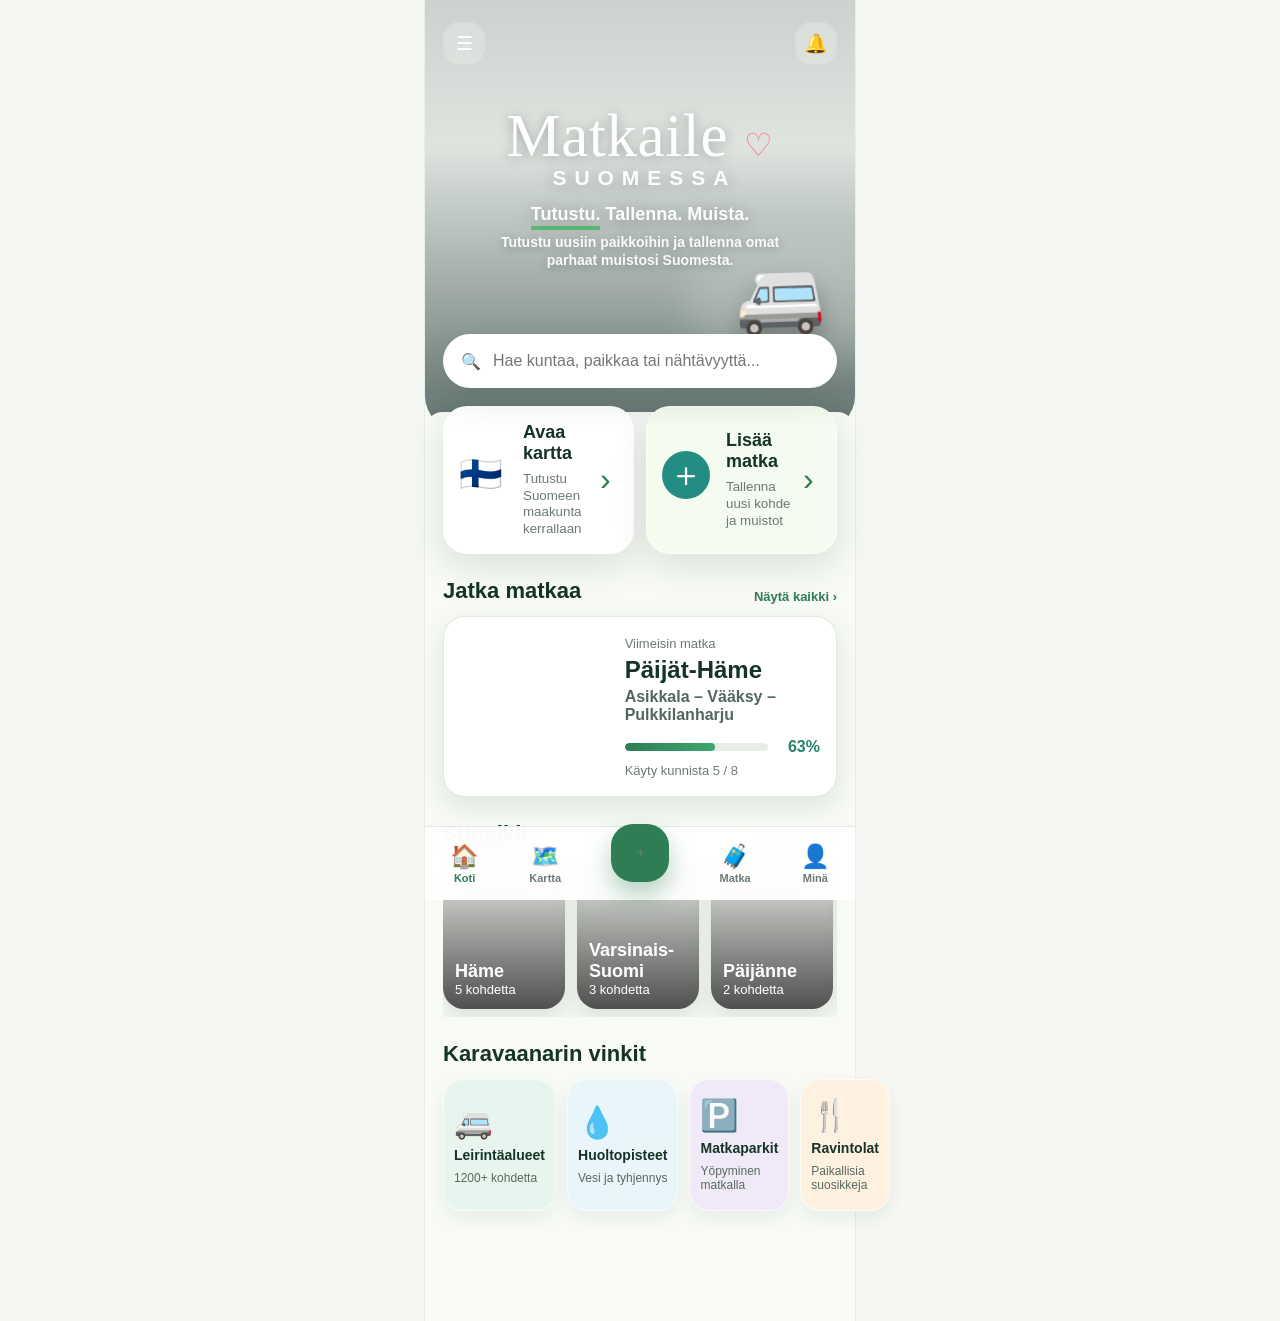
<file: index.html>
<!DOCTYPE html>
<html lang="fi">
<head>
  <meta charset="UTF-8">
  <meta name="viewport" content="width=device-width, initial-scale=1.0, viewport-fit=cover">
  <meta name="theme-color" content="#1f7a4a">
  <title>Matkaile Suomessa</title>
  <link rel="manifest" href="manifest.json">
  <link rel="stylesheet" href="tyylit.css">
</head>
<body>
<div class="app">

<header class="home-hero clean-home">
  <div class="toprow floating-top">
    <button class="icon-btn">☰</button>
    <div></div>
    <button class="icon-btn">🔔</button>
  </div>

  <div class="brand-block">
    <div class="logo-script huge">Matkaile <span class="brand-heart">♡</span></div>
    <div class="logo-sub big">SUOMESSA</div>
    <p><span>Tutustu.</span> Tallenna. Muista.</p>
    <p class="purpose-line">Tutustu uusiin paikkoihin ja tallenna omat parhaat muistosi Suomesta.</p>
  </div>
  <div class="hero-rv" aria-hidden="true">🚐</div>

  <div class="search hero-search"><span>🔍</span><input placeholder="Hae kuntaa, paikkaa tai nähtävyyttä..."></div>
</header>

<main class="content home-content">
  <section class="actions raised">
    <a class="action-card main-action" href="kartta.html">
      <div class="action-ico fin-ico">🇫🇮</div>
      <div><b>Avaa kartta</b><small>Tutustu Suomeen maakunta kerrallaan</small></div>
      <span class="chev">›</span>
    </a>
    <a class="action-card main-action" href="uusi-matka.html">
      <div class="action-ico plus-ico">＋</div>
      <div><b>Lisää matka</b><small>Tallenna uusi kohde ja muistot</small></div>
      <span class="chev">›</span>
    </a>
  </section>

  <section class="section">
    <div class="section-head"><h2>Jatka matkaa</h2><a class="more" href="paivakirja.html">Näytä kaikki ›</a></div>
    <a class="continue-card" href="matka-paijat-hame.html">
      <div class="continue-img" style="background-image:url('https://images.unsplash.com/photo-1500530855697-b586d89ba3ee?auto=format&fit=crop&w=600&q=80')"></div>
      <div class="continue-info">
        <span class="muted">Viimeisin matka</span>
        <h3>Päijät-Häme</h3>
        <p>Asikkala – Vääksy – Pulkkilanharju</p>
        <div class="progress-row"><div class="progress"><i style="width:63%"></i></div><b>63%</b></div>
        <span class="muted">Käyty kunnista 5 / 8</span>
      </div>
    </a>
  </section>

  <section class="section">
    <div class="section-head"><h2>Suosikit</h2><a class="more" href="paivakirja.html">Näytä kaikki ›</a></div>
    <div class="h-scroll">
      <a class="fav-card" href="paijat-hame.html" style="background-image:url('https://images.unsplash.com/photo-1500530855697-b586d89ba3ee?auto=format&fit=crop&w=500&q=80')"><span>❤️</span><b>Häme</b><small>5 kohdetta</small></a>
      <a class="fav-card" href="#" style="background-image:url('https://images.unsplash.com/photo-1507525428034-b723cf961d3e?auto=format&fit=crop&w=500&q=80')"><span>❤️</span><b>Varsinais-Suomi</b><small>3 kohdetta</small></a>
      <a class="fav-card" href="#" style="background-image:url('https://images.unsplash.com/photo-1500534314209-a25ddb2bd429?auto=format&fit=crop&w=500&q=80')"><span>❤️</span><b>Päijänne</b><small>2 kohdetta</small></a>
      <a class="fav-card" href="#" style="background-image:url('https://images.unsplash.com/photo-1483347756197-71ef80e95f73?auto=format&fit=crop&w=500&q=80')"><span>❤️</span><b>Lappi</b><small>1 kohde</small></a>
    </div>
  </section>

  <section class="section">
    <div class="section-head"><h2>Karavaanarin vinkit</h2></div>
    <div class="tip-grid">
      <a class="tip green" href="asikkala.html"><span>🚐</span><b>Leirintäalueet</b><small>1200+ kohdetta</small></a>
      <a class="tip blue" href="asikkala.html"><span>💧</span><b>Huoltopisteet</b><small>Vesi ja tyhjennys</small></a>
      <a class="tip purple" href="asikkala.html"><span>🅿️</span><b>Matkaparkit</b><small>Yöpyminen matkalla</small></a>
      <a class="tip orange" href="asikkala.html"><span>🍴</span><b>Ravintolat</b><small>Paikallisia suosikkeja</small></a>
    </div>
  </section>
</main>

<nav class="bottomnav"><a href="index.html" class="active"><span>🏠</span>Koti</a><a href="kartta.html"><span>🗺️</span>Kartta</a><a href="uusi-matka.html" class="plusnav">＋</a><a href="paivakirja.html"><span>🧳</span>Matka</a><a href="profiili.html"><span>👤</span>Minä</a></nav>
</div>
<script src="data.js"></script>
<script src="sovellus.js"></script>
</body>
</html>
</file>
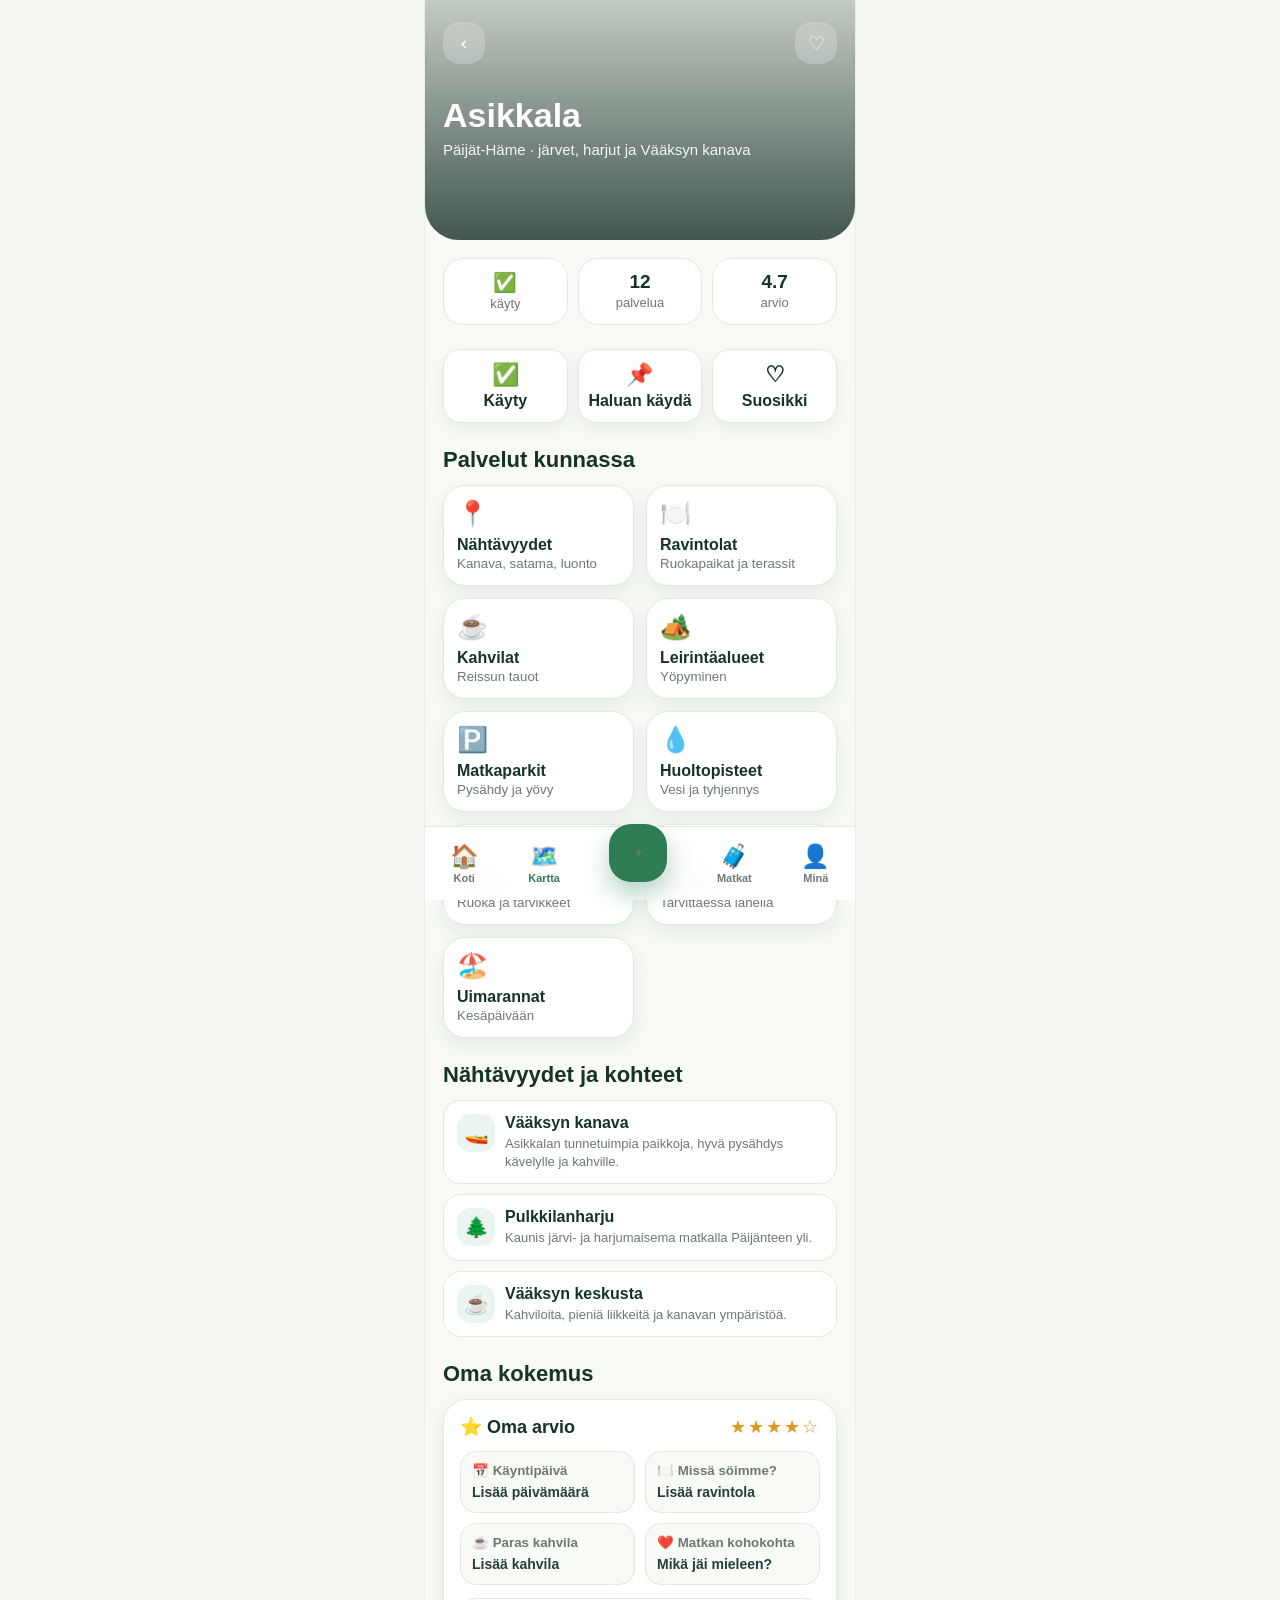
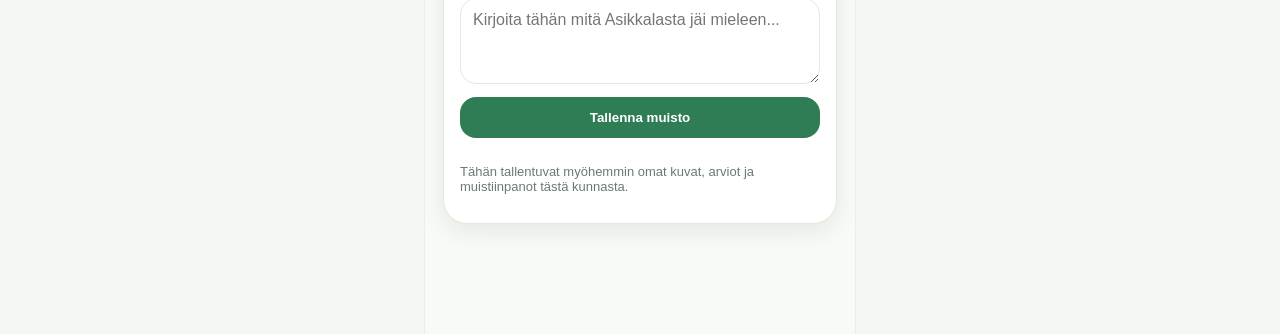
<file: asikkala.html>
<!DOCTYPE html>
<html lang="fi">
<head>
  <meta charset="UTF-8">
  <meta name="viewport" content="width=device-width, initial-scale=1.0">
  <title>Asikkala</title>
  <link rel="stylesheet" href="tyylit.css">
</head>
<body>
<div class="app">

<header class="hero small asikkala-hero" style="background-image:linear-gradient(180deg,rgba(10,35,25,.22),rgba(10,35,25,.76)),url('https://images.unsplash.com/photo-1506744038136-46273834b3fb?auto=format&fit=crop&w=900&q=80')">
  <div class="toprow"><button class="icon-btn" onclick="history.back()">‹</button><button class="icon-btn">♡</button></div>
  <div class="hero-title"><h1>Asikkala</h1><p>Päijät-Häme · järvet, harjut ja Vääksyn kanava</p></div>
</header>
<main class="content">
  <section class="kpi"><div><b>✅</b><span class="muted">käyty</span></div><div><b>12</b><span class="muted">palvelua</span></div><div><b>4.7</b><span class="muted">arvio</span></div></section>
  <section class="section">
    <div class="city-actions">
      <a class="pill-action" href="#kokemus"><span>✅</span>Käyty</a>
      <a class="pill-action" href="#"><span>📌</span>Haluan käydä</a>
      <a class="pill-action" href="#"><span>♡</span>Suosikki</a>
    </div>
  </section>
  <section class="section">
    <div class="section-head"><h2>Palvelut kunnassa</h2></div>
    <div class="grid2">
      <a class="tile" href="#nahtavyydet"><div class="emoji">📍</div><b>Nähtävyydet</b><small>Kanava, satama, luonto</small></a>
      <a class="tile" href="#ravintolat"><div class="emoji">🍽️</div><b>Ravintolat</b><small>Ruokapaikat ja terassit</small></a>
      <a class="tile" href="#kahvilat"><div class="emoji">☕</div><b>Kahvilat</b><small>Reissun tauot</small></a>
      <a class="tile" href="#leirinta"><div class="emoji">🏕️</div><b>Leirintäalueet</b><small>Yöpyminen</small></a>
      <a class="tile" href="#matkaparkit"><div class="emoji">🅿️</div><b>Matkaparkit</b><small>Pysähdy ja yövy</small></a>
      <a class="tile" href="#huolto"><div class="emoji">💧</div><b>Huoltopisteet</b><small>Vesi ja tyhjennys</small></a>
      <a class="tile" href="#kaupat"><div class="emoji">🛒</div><b>Kaupat</b><small>Ruoka ja tarvikkeet</small></a>
      <a class="tile" href="#apteekki"><div class="emoji">💊</div><b>Apteekki</b><small>Tarvittaessa lähellä</small></a>
      <a class="tile" href="#uimarannat"><div class="emoji">🏖️</div><b>Uimarannat</b><small>Kesäpäivään</small></a>
    </div>
  </section>
  <section class="section" id="nahtavyydet">
    <div class="section-head"><h2>Nähtävyydet ja kohteet</h2></div>
    <div class="detail-list">
      <div class="detail-item"><div class="ico">🚤</div><div><b>Vääksyn kanava</b><p>Asikkalan tunnetuimpia paikkoja, hyvä pysähdys kävelylle ja kahville.</p></div></div>
      <div class="detail-item"><div class="ico">🌲</div><div><b>Pulkkilanharju</b><p>Kaunis järvi- ja harjumaisema matkalla Päijänteen yli.</p></div></div>
      <div class="detail-item"><div class="ico">☕</div><div><b>Vääksyn keskusta</b><p>Kahviloita, pieniä liikkeitä ja kanavan ympäristöä.</p></div></div>
    </div>
  </section>

  <section class="section" id="kokemus">
    <div class="section-head"><h2>Oma kokemus</h2></div>
    <div class="card memory-panel">
      <div class="memory-summary"><b>⭐ Oma arvio</b><span>★★★★☆</span></div>
      <div class="memory-fields">
        <div><small>📅 Käyntipäivä</small><b>Lisää päivämäärä</b></div>
        <div><small>🍽️ Missä söimme?</small><b>Lisää ravintola</b></div>
        <div><small>☕ Paras kahvila</small><b>Lisää kahvila</b></div>
        <div><small>❤️ Matkan kohokohta</small><b>Mikä jäi mieleen?</b></div>
      </div>
      <textarea placeholder="Kirjoita tähän mitä Asikkalasta jäi mieleen..."></textarea>
      <button class="save-memory">Tallenna muisto</button>
      <p class="muted">Tähän tallentuvat myöhemmin omat kuvat, arviot ja muistiinpanot tästä kunnasta.</p>
    </div>
  </section>
</main>

<nav class="bottomnav"><a href="index.html" class=""><span>🏠</span>Koti</a><a href="kartta.html" class="active"><span>🗺️</span>Kartta</a><a href="uusi-matka.html" class="plusnav">＋</a><a href="paivakirja.html" class=""><span>🧳</span>Matkat</a><a href="profiili.html" class=""><span>👤</span>Minä</a></nav>
</div>
<script src="data.js"></script>
<script src="sovellus.js"></script>
</body>
</html>
</file>
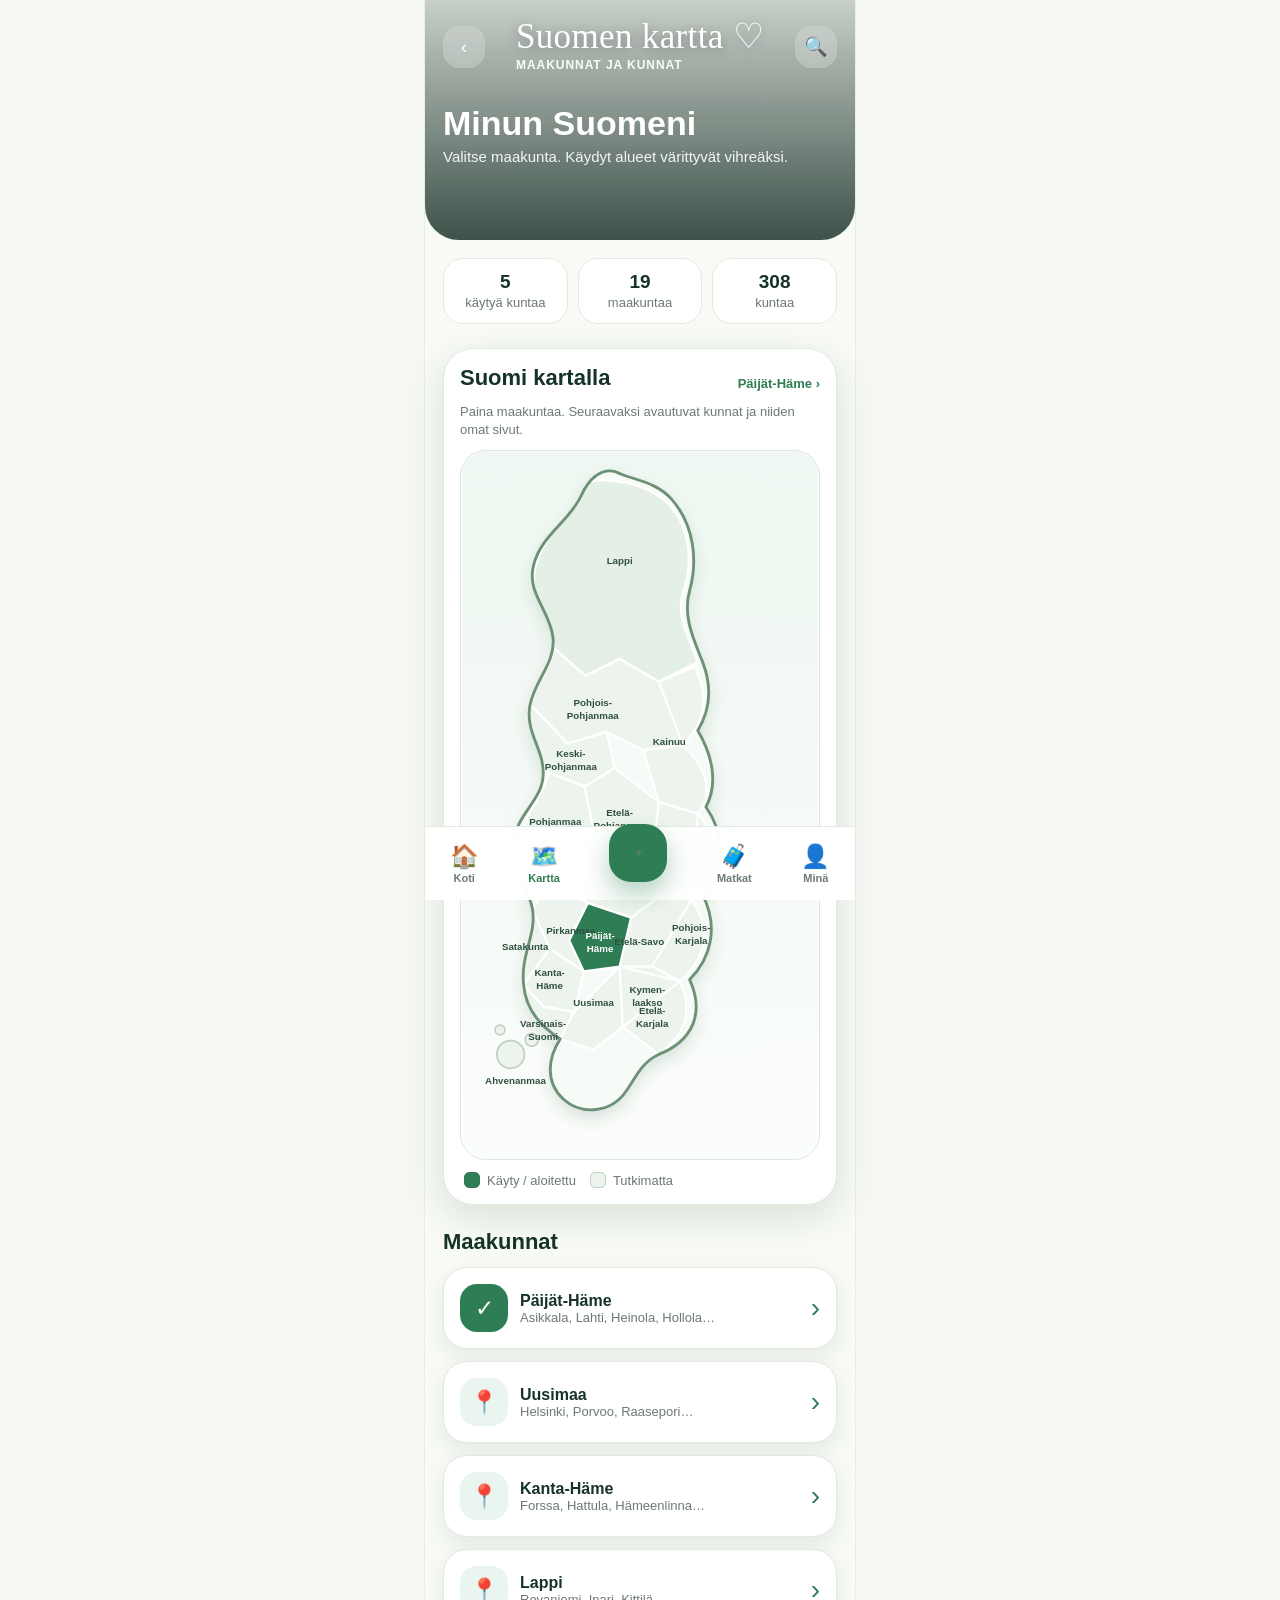
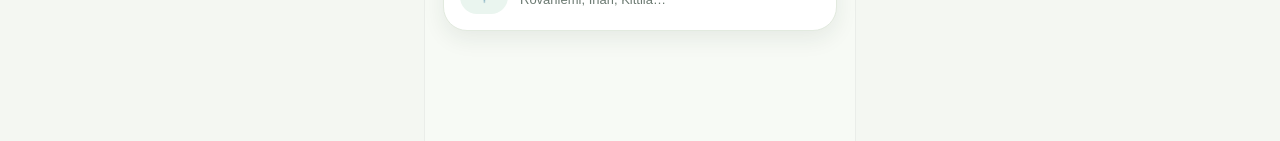
<file: kartta.html>
<!DOCTYPE html>
<html lang="fi">
<head>
  <meta charset="UTF-8">
  <meta name="viewport" content="width=device-width, initial-scale=1.0">
  <title>Suomen kartta</title>
  <link rel="stylesheet" href="tyylit.css">
</head>
<body>
<div class="app">
<header class="hero small map-hero">
  <div class="toprow">
    <button class="icon-btn" onclick="history.back()">‹</button>
    <div><div class="logo-script">Suomen kartta ♡</div><div class="logo-sub">Maakunnat ja kunnat</div></div>
    <button class="icon-btn">🔍</button>
  </div>
  <div class="hero-title"><h1>Minun Suomeni</h1><p>Valitse maakunta. Käydyt alueet värittyvät vihreäksi.</p></div>
</header>

<main class="content">
  <section class="kpi">
    <div><b>5</b><span class="muted">käytyä kuntaa</span></div>
    <div><b>19</b><span class="muted">maakuntaa</span></div>
    <div><b>308</b><span class="muted">kuntaa</span></div>
  </section>

  <section class="section mapbox finland-card">
    <div class="section-head"><h2>Suomi kartalla</h2><a class="more" href="paijat-hame.html">Päijät-Häme ›</a></div>
    <p class="muted map-note top-note">Paina maakuntaa. Seuraavaksi avautuvat kunnat ja niiden omat sivut.</p>

    <div class="finland-svg-wrap real-finland" aria-label="Suomen maakuntakartta">
      <svg class="finland-svg real-map" viewBox="0 0 430 860" role="img" aria-labelledby="karttaTitle" preserveAspectRatio="xMidYMid meet">
        <title id="karttaTitle">Suomen maakunnat oikeassa Suomen muodossa</title>
        <defs>
          <!-- Suomen siluetti piirretty karttamaiseksi: käsivarsi, Lappi, itäraja, Järvi-Suomi ja etelärannikko. -->
          <path id="finlandOutline" d="
            M185 18
            C205 28 235 30 254 52
            C282 84 286 128 276 164
            C267 196 281 224 292 252
            C303 281 302 310 286 336
            C303 365 312 400 296 430
            C323 468 315 507 292 538
            C312 578 302 616 276 642
            C295 684 279 718 238 734
            C218 743 211 760 198 779
            C180 806 143 809 121 789
            C98 768 102 738 117 715
            C92 699 74 677 72 648
            C68 611 88 587 83 556
            C78 525 54 505 60 470
            C65 438 95 421 96 391
            C98 360 73 338 80 304
            C86 274 112 252 108 221
            C104 188 76 168 84 134
            C93 96 128 80 143 47
            C151 29 166 13 185 18 Z" />
          <clipPath id="finlandClip"><use href="#finlandOutline"/></clipPath>
          <filter id="softShadow" x="-20%" y="-20%" width="140%" height="140%">
            <feDropShadow dx="0" dy="10" stdDeviation="10" flood-color="#163b2a" flood-opacity="0.14"/>
          </filter>
        </defs>

        <g filter="url(#softShadow)">
          <use href="#finlandOutline" class="finland-base"/>
        </g>

        <g clip-path="url(#finlandClip)" class="maakunnat">
          <a href="#" aria-label="Lappi"><path class="province lapland" d="M145 32 C174 23 224 32 250 58 C278 86 280 132 268 166 C258 194 276 224 286 252 L238 276 L190 248 L148 269 L106 232 C105 202 78 178 86 138 C96 94 127 78 145 32 Z"/></a>
          <a href="#" aria-label="Pohjois-Pohjanmaa"><path class="province" d="M106 232 L148 269 L190 248 L238 276 L282 258 C302 296 294 327 268 354 L219 360 L174 338 L126 352 L80 304 C86 274 112 252 106 232 Z"/></a>
          <a href="#" aria-label="Kainuu"><path class="province" d="M238 276 L282 258 C302 296 294 327 268 354 C298 384 306 414 286 438 L238 424 L219 360 L268 354 Z"/></a>
          <a href="#" aria-label="Keski-Pohjanmaa"><path class="province" d="M80 304 L126 352 L174 338 L184 382 L147 405 L103 388 C84 368 74 340 80 304 Z"/></a>
          <a href="#" aria-label="Pohjanmaa"><path class="province" d="M103 388 L147 405 L158 458 L126 488 L70 466 C74 434 97 416 103 388 Z"/></a>
          <a href="#" aria-label="Etelä-Pohjanmaa"><path class="province" d="M147 405 L184 382 L238 424 L232 486 L187 498 L158 458 Z"/></a>
          <a href="#" aria-label="Keski-Suomi"><path class="province" d="M126 488 L158 458 L187 498 L232 486 L246 535 L204 566 L151 548 L104 522 Z"/></a>
          <a href="#" aria-label="Pohjois-Savo"><path class="province" d="M238 424 L286 438 C318 476 306 512 278 544 L246 535 L232 486 Z"/></a>
          <a href="#" aria-label="Pohjois-Karjala"><path class="province" d="M286 438 C318 476 306 512 278 544 C306 582 294 618 264 644 L230 626 L246 535 L278 544 Z"/></a>
          <a href="#" aria-label="Etelä-Savo"><path class="province" d="M204 566 L246 535 L278 544 L230 626 L190 626 L151 548 Z"/></a>
          <a href="#" aria-label="Etelä-Karjala"><path class="province" d="M190 626 L230 626 L264 644 C282 682 268 712 238 734 L194 700 Z"/></a>
          <a href="#" aria-label="Pirkanmaa"><path class="province" d="M104 522 L151 548 L190 626 L146 632 L104 604 L83 556 Z"/></a>
          <a href="paijat-hame.html" aria-label="Päijät-Häme"><path class="province visited" d="M151 548 L204 566 L190 626 L146 632 L128 594 Z"/></a>
          <a href="#" aria-label="Kanta-Häme"><path class="province" d="M104 604 L146 632 L134 682 L96 675 L72 648 Z"/></a>
          <a href="#" aria-label="Satakunta"><path class="province" d="M83 556 L104 604 L72 648 C66 610 86 586 83 556 Z"/></a>
          <a href="#" aria-label="Varsinais-Suomi"><path class="province" d="M96 675 L134 682 L117 715 C92 699 76 678 72 648 Z"/></a>
          <a href="#" aria-label="Uusimaa"><path class="province" d="M134 682 L190 626 L194 700 L158 728 L117 715 Z"/></a>
          <a href="#" aria-label="Kymenlaakso"><path class="province" d="M190 626 L264 644 L194 700 Z"/></a>
        </g>
        <use href="#finlandOutline" class="finland-outline"/>

        <g class="aland" aria-label="Ahvenanmaa">
          <a href="#"><circle class="province" cx="56" cy="734" r="17"/><circle class="province" cx="82" cy="716" r="8"/><circle class="province" cx="43" cy="704" r="6"/></a>
        </g>

        <g class="map-labels real-labels">
          <text x="190" y="132">Lappi</text>
          <text x="157" y="306">Pohjois-</text><text x="157" y="322">Pohjanmaa</text>
          <text x="251" y="354">Kainuu</text>
          <text x="130" y="368">Keski-</text><text x="130" y="384">Pohjanmaa</text>
          <text x="111" y="452">Pohjanmaa</text>
          <text x="190" y="441">Etelä-</text><text x="190" y="457">Pohjanmaa</text>
          <text x="180" y="526">Keski-</text><text x="180" y="542">Suomi</text>
          <text x="268" y="486">Pohjois-</text><text x="268" y="502">Savo</text>
          <text x="278" y="582">Pohjois-</text><text x="278" y="598">Karjala</text>
          <text x="214" y="600">Etelä-Savo</text>
          <text x="230" y="684">Etelä-</text><text x="230" y="700">Karjala</text>
          <text x="130" y="586">Pirkanmaa</text>
          <a href="paijat-hame.html"><text class="visited-label" x="166" y="592">Päijät-</text><text class="visited-label" x="166" y="608">Häme</text></a>
          <text x="104" y="638">Kanta-</text><text x="104" y="654">Häme</text>
          <text x="74" y="606">Satakunta</text>
          <text x="96" y="700">Varsinais-</text><text x="96" y="716">Suomi</text>
          <text x="158" y="674">Uusimaa</text>
          <text x="224" y="658">Kymen-</text><text x="224" y="674">laakso</text>
          <text x="62" y="770">Ahvenanmaa</text>
        </g>
      </svg>
    </div>
    <div class="legend"><span><i class="lg visited-box"></i> Käyty / aloitettu</span><span><i></i> Tutkimatta</span></div>
  </section>

  <section class="section">
    <div class="section-head"><h2>Maakunnat</h2></div>
    <div class="list compact-list region-list">
      <a class="card row" href="paijat-hame.html"><div class="round done-dot">✓</div><div><b>Päijät-Häme</b><div class="muted">Asikkala, Lahti, Heinola, Hollola…</div></div><span class="row-chev">›</span></a>
      <a class="card row" href="#"><div class="round">📍</div><div><b>Uusimaa</b><div class="muted">Helsinki, Porvoo, Raasepori…</div></div><span class="row-chev">›</span></a>
      <a class="card row" href="#"><div class="round">📍</div><div><b>Kanta-Häme</b><div class="muted">Forssa, Hattula, Hämeenlinna…</div></div><span class="row-chev">›</span></a>
      <a class="card row" href="#"><div class="round">📍</div><div><b>Lappi</b><div class="muted">Rovaniemi, Inari, Kittilä…</div></div><span class="row-chev">›</span></a>
    </div>
  </section>
</main>
<nav class="bottomnav"><a href="index.html"><span>🏠</span>Koti</a><a href="kartta.html" class="active"><span>🗺️</span>Kartta</a><a href="uusi-matka.html" class="plusnav">＋</a><a href="paivakirja.html"><span>🧳</span>Matkat</a><a href="profiili.html"><span>👤</span>Minä</a></nav>
</div>
<script src="data.js"></script>
<script src="sovellus.js"></script>
</body>
</html>
</file>
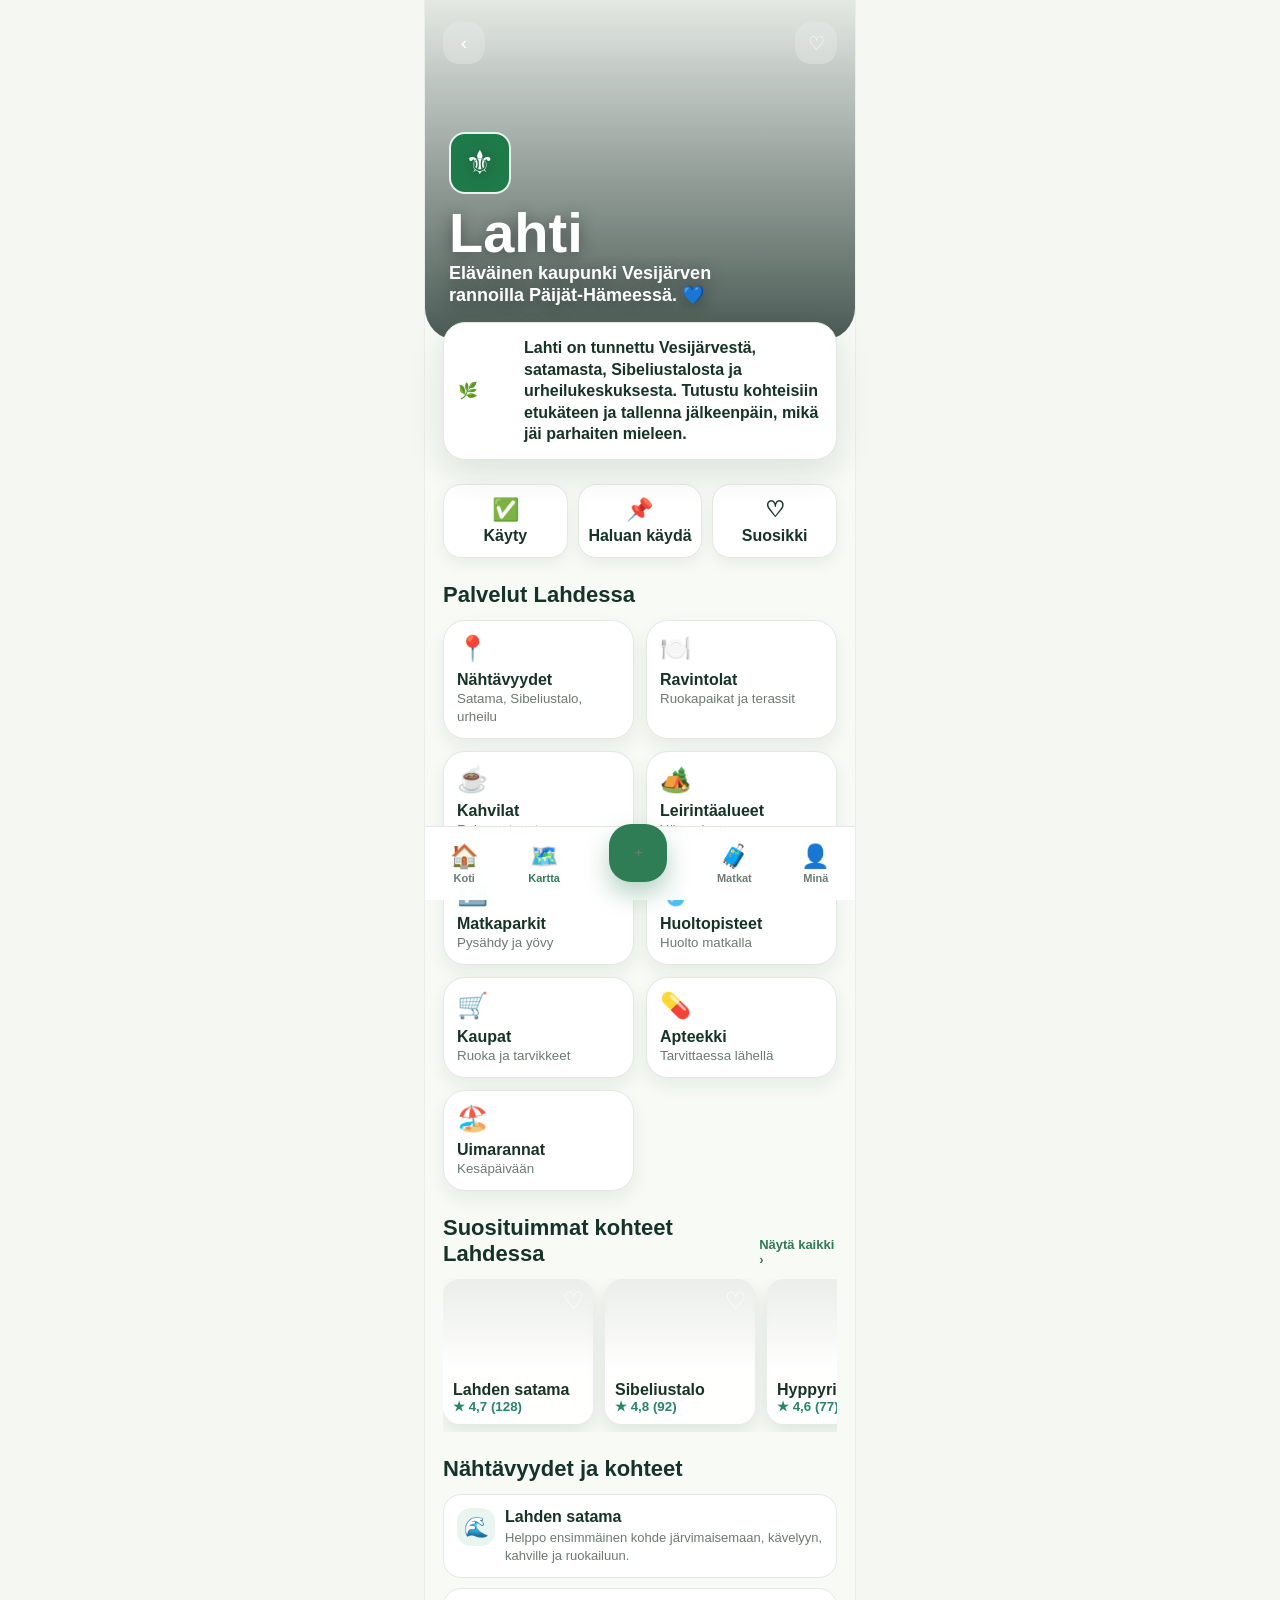
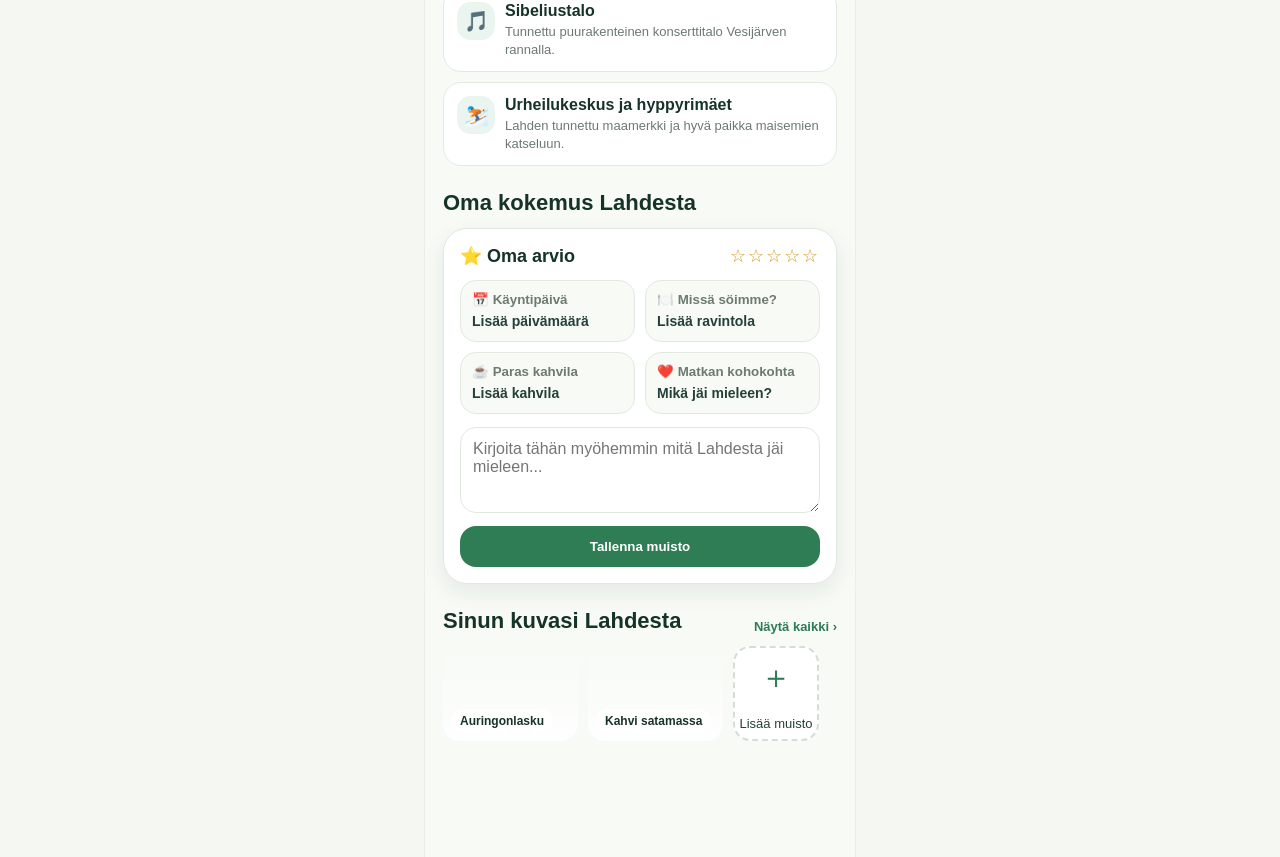
<file: lahti.html>
<!DOCTYPE html>
<html lang="fi">
<head>
  <meta charset="UTF-8">
  <meta name="viewport" content="width=device-width, initial-scale=1.0">
  <title>Lahti</title>
  <link rel="stylesheet" href="tyylit.css">
</head>
<body>
<div class="app">

<header class="city-hero lahti-hero" style="background-image:linear-gradient(180deg,rgba(7,28,22,.08),rgba(7,28,22,.72)),url('https://images.unsplash.com/photo-1506744038136-46273834b3fb?auto=format&fit=crop&w=1000&q=85')">
  <div class="toprow"><button class="icon-btn" onclick="history.back()">‹</button><div></div><button class="icon-btn">♡</button></div>
  <div class="city-title"><div class="city-crest">⚜</div><h1>Lahti</h1><p>Eläväinen kaupunki Vesijärven rannoilla Päijät-Hämeessä. 💙</p></div>
</header>
<main class="content">
  <section class="city-note"><div class="round">🌿</div><p>Lahti on tunnettu Vesijärvestä, satamasta, Sibeliustalosta ja urheilukeskuksesta. Tutustu kohteisiin etukäteen ja tallenna jälkeenpäin, mikä jäi parhaiten mieleen.</p></section>
  <section class="section">
    <div class="city-actions">
      <a class="pill-action" href="#muistot"><span>✅</span>Käyty</a>
      <a class="pill-action" href="#"><span>📌</span>Haluan käydä</a>
      <a class="pill-action" href="#"><span>♡</span>Suosikki</a>
    </div>
  </section>
  <section class="section">
    <div class="section-head"><h2>Palvelut Lahdessa</h2></div>
    <div class="grid2">
      <a class="tile" href="#nahtavyydet"><div class="emoji">📍</div><b>Nähtävyydet</b><small>Satama, Sibeliustalo, urheilu</small></a>
      <a class="tile" href="#ravintolat"><div class="emoji">🍽️</div><b>Ravintolat</b><small>Ruokapaikat ja terassit</small></a>
      <a class="tile" href="#kahvilat"><div class="emoji">☕</div><b>Kahvilat</b><small>Reissun tauot</small></a>
      <a class="tile" href="#leirinta"><div class="emoji">🏕️</div><b>Leirintäalueet</b><small>Yöpyminen</small></a>
      <a class="tile" href="#matkaparkit"><div class="emoji">🅿️</div><b>Matkaparkit</b><small>Pysähdy ja yövy</small></a>
      <a class="tile" href="#huolto"><div class="emoji">💧</div><b>Huoltopisteet</b><small>Huolto matkalla</small></a>
            <a class="tile" href="#kaupat"><div class="emoji">🛒</div><b>Kaupat</b><small>Ruoka ja tarvikkeet</small></a>
      <a class="tile" href="#apteekki"><div class="emoji">💊</div><b>Apteekki</b><small>Tarvittaessa lähellä</small></a>
      <a class="tile" href="#uimarannat"><div class="emoji">🏖️</div><b>Uimarannat</b><small>Kesäpäivään</small></a>
    </div>
  </section>
  <section class="section">
    <div class="section-head"><h2>Suosituimmat kohteet Lahdessa</h2><a class="more">Näytä kaikki ›</a></div>
    <div class="h-scroll">
      <div class="place-card" style="background-image:url('https://images.unsplash.com/photo-1500530855697-b586d89ba3ee?auto=format&fit=crop&w=500&q=80')"><span>♡</span><b>Lahden satama</b><small>★ 4,7 (128)</small></div>
      <div class="place-card" style="background-image:url('https://images.unsplash.com/photo-1497366754035-f200968a6e72?auto=format&fit=crop&w=500&q=80')"><span>♡</span><b>Sibeliustalo</b><small>★ 4,8 (92)</small></div>
      <div class="place-card" style="background-image:url('https://images.unsplash.com/photo-1519681393784-d120267933ba?auto=format&fit=crop&w=500&q=80')"><span>♡</span><b>Hyppyrimäet</b><small>★ 4,6 (77)</small></div>
    </div>
  </section>

  <section class="section" id="nahtavyydet">
    <div class="section-head"><h2>Nähtävyydet ja kohteet</h2></div>
    <div class="detail-list">
      <div class="detail-item"><div class="ico">🌊</div><div><b>Lahden satama</b><p>Helppo ensimmäinen kohde järvimaisemaan, kävelyyn, kahville ja ruokailuun.</p></div></div>
      <div class="detail-item"><div class="ico">🎵</div><div><b>Sibeliustalo</b><p>Tunnettu puurakenteinen konserttitalo Vesijärven rannalla.</p></div></div>
      <div class="detail-item"><div class="ico">⛷️</div><div><b>Urheilukeskus ja hyppyrimäet</b><p>Lahden tunnettu maamerkki ja hyvä paikka maisemien katseluun.</p></div></div>
    </div>
  </section>
  <section class="section" id="muistot">
    <div class="section-head"><h2>Oma kokemus Lahdesta</h2></div>
    <div class="card memory-panel">
      <div class="memory-summary"><b>⭐ Oma arvio</b><span>☆☆☆☆☆</span></div>
      <div class="memory-fields">
        <div><small>📅 Käyntipäivä</small><b>Lisää päivämäärä</b></div>
        <div><small>🍽️ Missä söimme?</small><b>Lisää ravintola</b></div>
        <div><small>☕ Paras kahvila</small><b>Lisää kahvila</b></div>
        <div><small>❤️ Matkan kohokohta</small><b>Mikä jäi mieleen?</b></div>
      </div>
      <textarea placeholder="Kirjoita tähän myöhemmin mitä Lahdesta jäi mieleen..."></textarea>
      <button class="save-memory">Tallenna muisto</button>
    </div>
  </section>
  <section class="section">
    <div class="section-head"><h2>Sinun kuvasi Lahdesta</h2><a class="more">Näytä kaikki ›</a></div>
    <div class="memory-row"><div class="memory" style="background-image:url('https://images.unsplash.com/photo-1500530855697-b586d89ba3ee?auto=format&fit=crop&w=400&q=80')"><b>Auringonlasku</b></div><div class="memory" style="background-image:url('https://images.unsplash.com/photo-1509042239860-f550ce710b93?auto=format&fit=crop&w=400&q=80')"><b>Kahvi satamassa</b></div><a class="add-memory" href="uusi-matka.html">＋<br><span>Lisää muisto</span></a></div>
  </section>
</main>

<nav class="bottomnav"><a href="index.html" class=""><span>🏠</span>Koti</a><a href="kartta.html" class="active"><span>🗺️</span>Kartta</a><a href="uusi-matka.html" class="plusnav">＋</a><a href="paivakirja.html" class=""><span>🧳</span>Matkat</a><a href="profiili.html" class=""><span>👤</span>Minä</a></nav>
</div>
<script src="data.js"></script>
<script src="sovellus.js"></script>
</body>
</html>
</file>
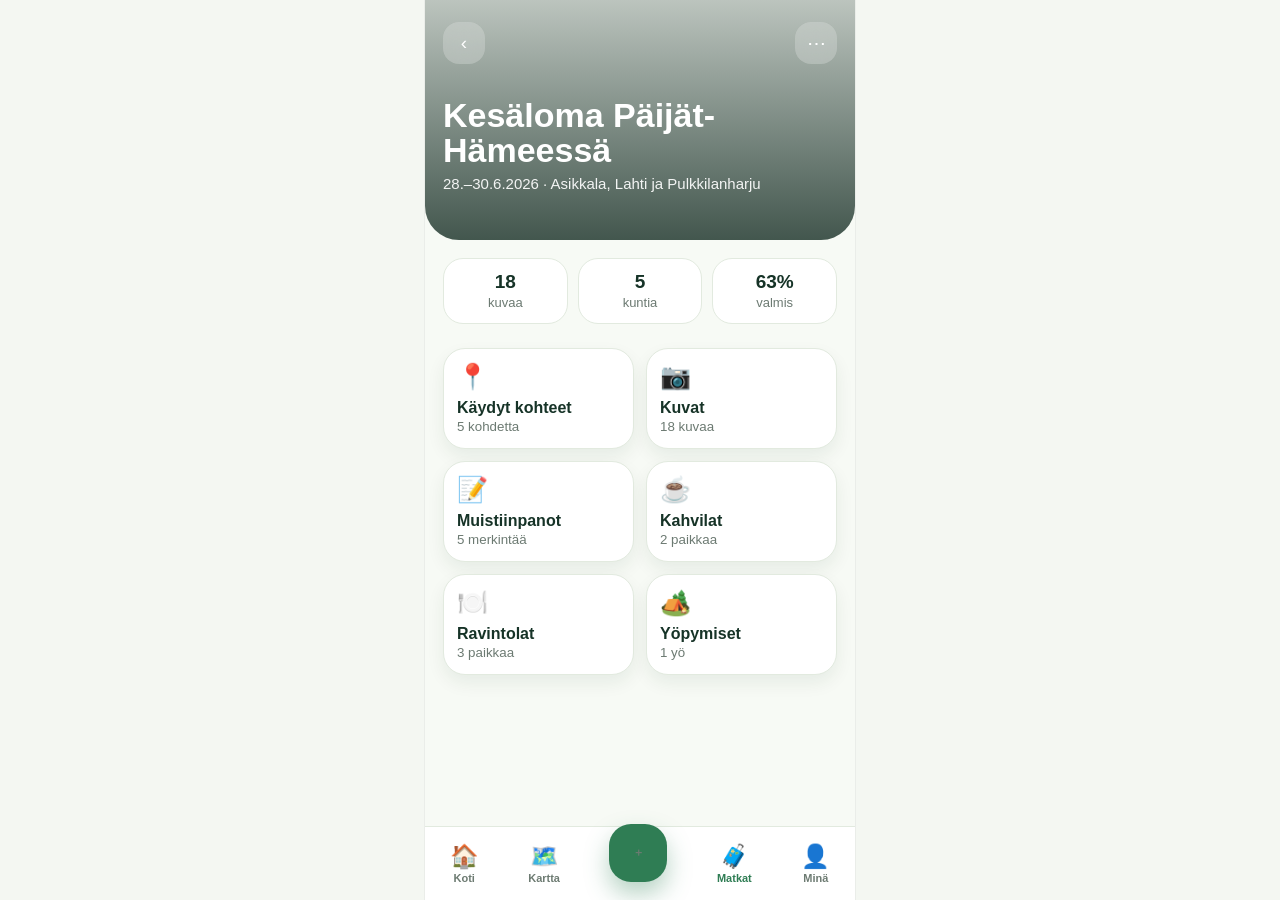
<file: matka-paijat-hame.html>
<!DOCTYPE html>
<html lang="fi">
<head>
  <meta charset="UTF-8">
  <meta name="viewport" content="width=device-width, initial-scale=1.0">
  <title>Matkan sivu</title>
  <link rel="stylesheet" href="tyylit.css">
</head>
<body>
<div class="app">

<header class="hero small" style="background-image:linear-gradient(180deg,rgba(10,35,25,.25),rgba(10,35,25,.76)),url('https://images.unsplash.com/photo-1500530855697-b586d89ba3ee?auto=format&fit=crop&w=900&q=80')">
  <div class="toprow"><button class="icon-btn" onclick="history.back()">‹</button><button class="icon-btn">⋯</button></div>
  <div class="hero-title"><h1>Kesäloma Päijät-Hämeessä</h1><p>28.–30.6.2026 · Asikkala, Lahti ja Pulkkilanharju</p></div>
</header>
<main class="content">
  <section class="kpi"><div><b>18</b><span class="muted">kuvaa</span></div><div><b>5</b><span class="muted">kuntia</span></div><div><b>63%</b><span class="muted">valmis</span></div></section>
  <section class="section grid2">
    <a class="tile" href="asikkala.html"><div class="emoji">📍</div><b>Käydyt kohteet</b><small>5 kohdetta</small></a>
    <div class="tile"><div class="emoji">📷</div><b>Kuvat</b><small>18 kuvaa</small></div>
    <div class="tile"><div class="emoji">📝</div><b>Muistiinpanot</b><small>5 merkintää</small></div>
    <div class="tile"><div class="emoji">☕</div><b>Kahvilat</b><small>2 paikkaa</small></div>
    <div class="tile"><div class="emoji">🍽️</div><b>Ravintolat</b><small>3 paikkaa</small></div>
    <div class="tile"><div class="emoji">🏕️</div><b>Yöpymiset</b><small>1 yö</small></div>
  </section>
</main>

<nav class="bottomnav"><a href="index.html" class=""><span>🏠</span>Koti</a><a href="kartta.html" class=""><span>🗺️</span>Kartta</a><a href="uusi-matka.html" class="plusnav">＋</a><a href="paivakirja.html" class="active"><span>🧳</span>Matkat</a><a href="profiili.html" class=""><span>👤</span>Minä</a></nav>
</div>
<script src="data.js"></script>
<script src="sovellus.js"></script>
</body>
</html>
</file>
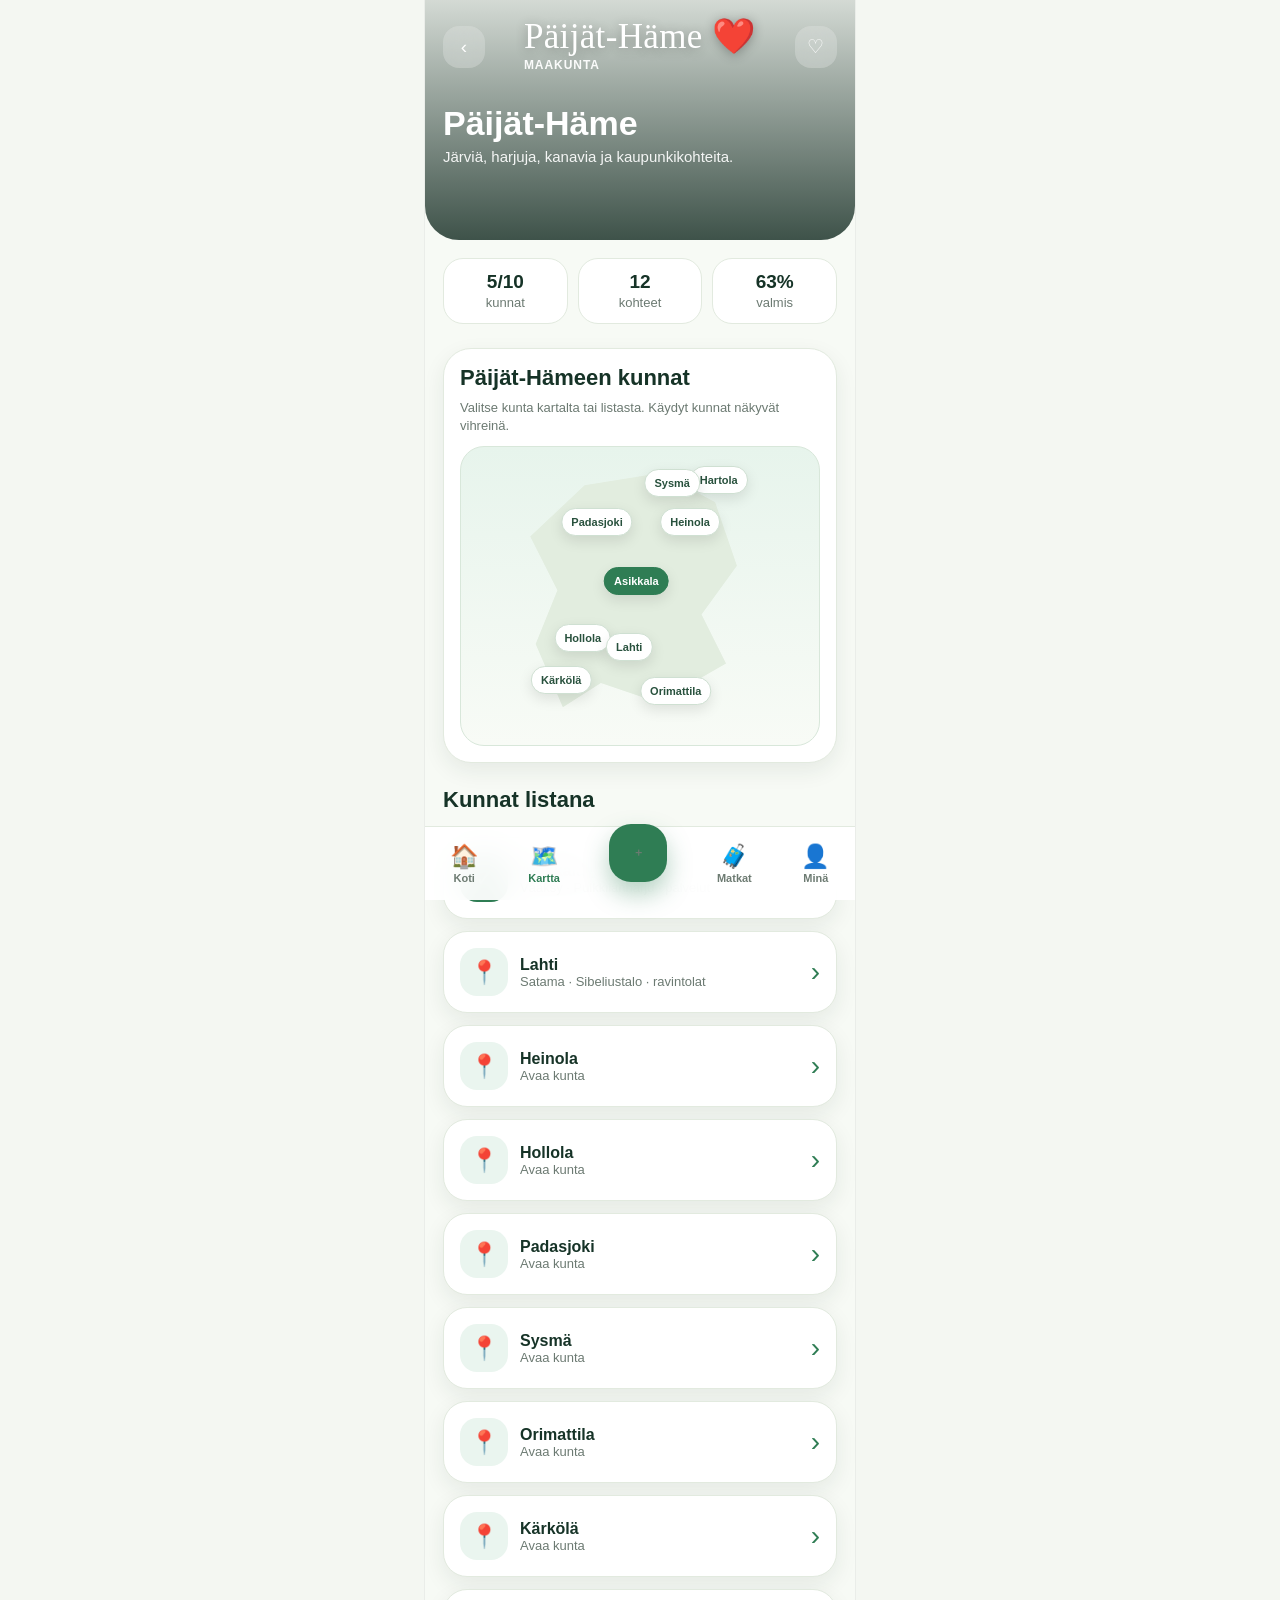
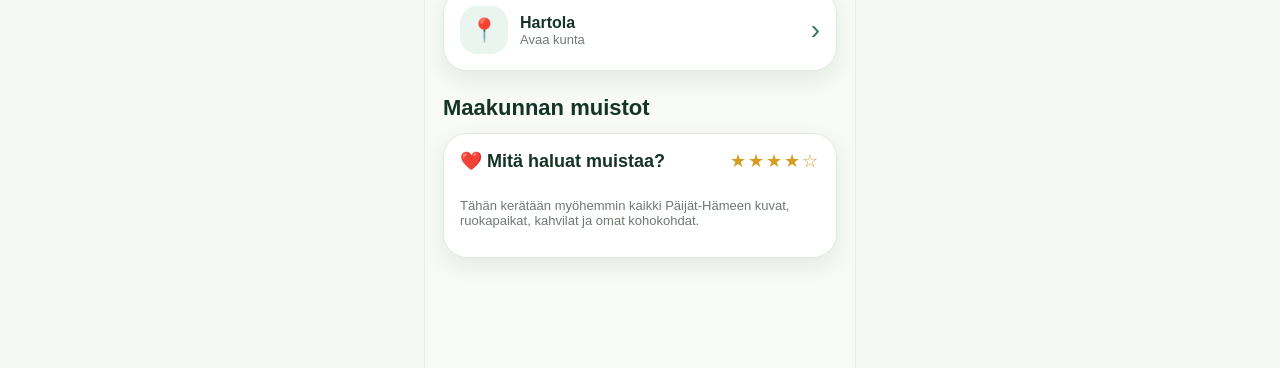
<file: paijat-hame.html>
<!DOCTYPE html>
<html lang="fi">
<head>
  <meta charset="UTF-8">
  <meta name="viewport" content="width=device-width, initial-scale=1.0">
  <title>Päijät-Häme</title>
  <link rel="stylesheet" href="tyylit.css">
</head>
<body>
<div class="app">

<header class="hero small" style="background-image:linear-gradient(180deg,rgba(10,35,25,.15),rgba(10,35,25,.78)),url('https://images.unsplash.com/photo-1500530855697-b586d89ba3ee?auto=format&fit=crop&w=900&q=80')">
  <div class="toprow"><button class="icon-btn" onclick="history.back()">‹</button><div><div class="logo-script">Päijät-Häme ❤️</div><div class="logo-sub">Maakunta</div></div><button class="icon-btn">♡</button></div>
  <div class="hero-title"><h1>Päijät-Häme</h1><p>Järviä, harjuja, kanavia ja kaupunkikohteita.</p></div>
</header>

<main class="content">
  <section class="kpi"><div><b>5/10</b><span class="muted">kunnat</span></div><div><b>12</b><span class="muted">kohteet</span></div><div><b>63%</b><span class="muted">valmis</span></div></section>

  <section class="section region-map-card">
    <div class="section-head"><h2>Päijät-Hämeen kunnat</h2></div>
    <p class="muted section-intro">Valitse kunta kartalta tai listasta. Käydyt kunnat näkyvät vihreinä.</p>
    <div class="paijat-map" aria-label="Päijät-Hämeen kuntakartta">
      <div class="paijat-shape"></div>
      <a class="muni hartola" href="#">Hartola</a>
      <a class="muni sysma" href="#">Sysmä</a>
      <a class="muni padasjoki" href="#">Padasjoki</a>
      <a class="muni heinola" href="#">Heinola</a>
      <a class="muni asikkala done" href="asikkala.html">Asikkala</a>
      <a class="muni hollola" href="#">Hollola</a>
      <a class="muni lahti" href="lahti.html">Lahti</a>
      <a class="muni karkola" href="#">Kärkölä</a>
      <a class="muni orimattila" href="#">Orimattila</a>
    </div>
  </section>

  <section class="section list compact-list">
    <div class="section-head"><h2>Kunnat listana</h2></div>
    <a class="card row" href="asikkala.html"><div class="round done-dot">✓</div><div><b>Asikkala</b><div class="muted">Vääksy · Pulkkilanharju · palvelut</div></div><span class="row-chev">›</span></a>
    <a class="card row" href="lahti.html"><div class="round">📍</div><div><b>Lahti</b><div class="muted">Satama · Sibeliustalo · ravintolat</div></div><span class="row-chev">›</span></a>
    <a class="card row" href="#"><div class="round">📍</div><div><b>Heinola</b><div class="muted">Avaa kunta</div></div><span class="row-chev">›</span></a>
    <a class="card row" href="#"><div class="round">📍</div><div><b>Hollola</b><div class="muted">Avaa kunta</div></div><span class="row-chev">›</span></a>
    <a class="card row" href="#"><div class="round">📍</div><div><b>Padasjoki</b><div class="muted">Avaa kunta</div></div><span class="row-chev">›</span></a>
    <a class="card row" href="#"><div class="round">📍</div><div><b>Sysmä</b><div class="muted">Avaa kunta</div></div><span class="row-chev">›</span></a>
    <a class="card row" href="#"><div class="round">📍</div><div><b>Orimattila</b><div class="muted">Avaa kunta</div></div><span class="row-chev">›</span></a>
    <a class="card row" href="#"><div class="round">📍</div><div><b>Kärkölä</b><div class="muted">Avaa kunta</div></div><span class="row-chev">›</span></a>
    <a class="card row" href="#"><div class="round">📍</div><div><b>Hartola</b><div class="muted">Avaa kunta</div></div><span class="row-chev">›</span></a>
  </section>

  <section class="section">
    <div class="section-head"><h2>Maakunnan muistot</h2></div>
    <div class="card memory-panel">
      <div class="memory-summary"><b>❤️ Mitä haluat muistaa?</b><span>★★★★☆</span></div>
      <p class="muted">Tähän kerätään myöhemmin kaikki Päijät-Hämeen kuvat, ruokapaikat, kahvilat ja omat kohokohdat.</p>
    </div>
  </section>
</main>

<nav class="bottomnav"><a href="index.html"><span>🏠</span>Koti</a><a href="kartta.html" class="active"><span>🗺️</span>Kartta</a><a href="uusi-matka.html" class="plusnav">＋</a><a href="paivakirja.html"><span>🧳</span>Matkat</a><a href="profiili.html"><span>👤</span>Minä</a></nav>
</div>
<script src="data.js"></script>
<script src="sovellus.js"></script>
</body>
</html>
</file>
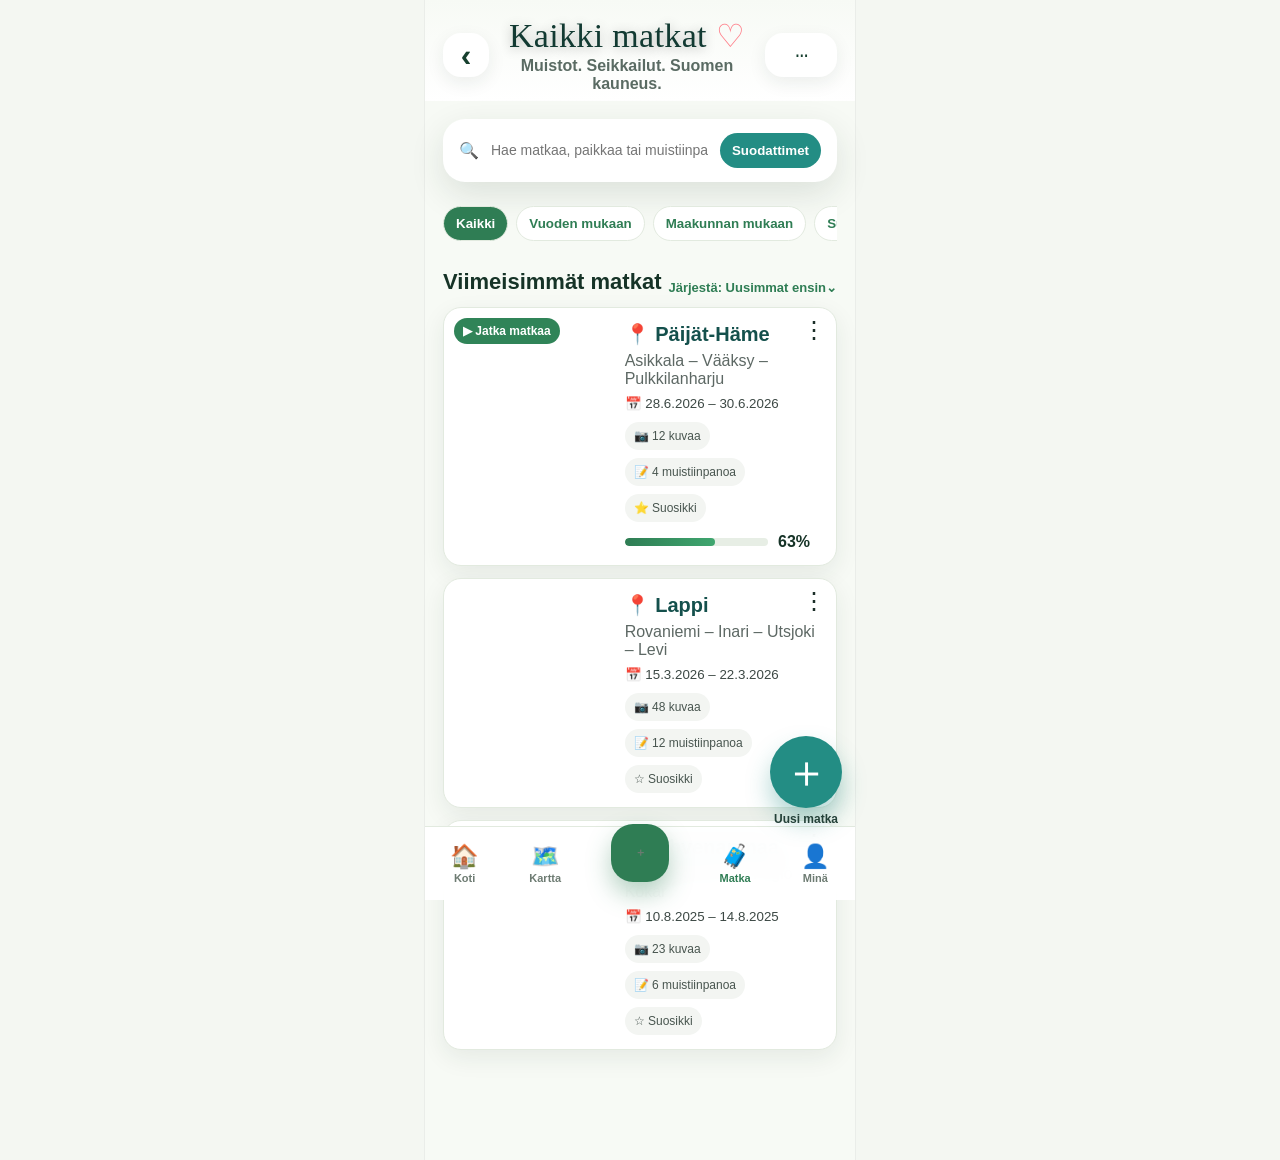
<file: paivakirja.html>
<!DOCTYPE html><html lang="fi"><head><meta charset="UTF-8"><meta name="viewport" content="width=device-width, initial-scale=1.0"><title>Omat matkat</title><link rel="stylesheet" href="tyylit.css"></head><body><div class="app">
<header class="page-top trips-top"><button class="back" onclick="history.back()">‹</button><div><div class="logo-script page-logo">Kaikki matkat <span class="brand-heart">♡</span></div><p>Muistot. Seikkailut. Suomen kauneus.</p></div><button class="round-light">⋯</button></header>
<main class="content">
  <div class="search" style="margin-top:0"><span>🔍</span><input placeholder="Hae matkaa, paikkaa tai muistiinpanoa..."><button class="filter-pill">Suodattimet</button></div>
  <section class="section"><div class="tabs"><button class="tab active">Kaikki</button><button class="tab">Vuoden mukaan</button><button class="tab">Maakunnan mukaan</button><button class="tab">Suosikit ♡</button><button class="tab">🚐 Karavaanimatkat</button></div></section>
  <section class="section"><div class="section-head"><h2>Viimeisimmät matkat</h2><a class="more">Järjestä: Uusimmat ensin⌄</a></div><div class="trip-list-v28">
    <a class="trip-wide" href="matka-paijat-hame.html"><div class="trip-img" style="background-image:url('https://images.unsplash.com/photo-1500530855697-b586d89ba3ee?auto=format&fit=crop&w=500&q=80')"><span>▶ Jatka matkaa</span></div><div class="trip-body"><b>📍 Päijät-Häme</b><p>Asikkala – Vääksy – Pulkkilanharju</p><small>📅 28.6.2026 – 30.6.2026</small><div class="chip-row"><i>📷 12 kuvaa</i><i>📝 4 muistiinpanoa</i><i>⭐ Suosikki</i></div><div class="progress-row"><div class="progress"><em style="width:63%"></em></div><strong>63%</strong></div></div><span class="dots">⋮</span></a>
    <div class="trip-wide"><div class="trip-img" style="background-image:url('https://images.unsplash.com/photo-1483347756197-71ef80e95f73?auto=format&fit=crop&w=500&q=80')"></div><div class="trip-body"><b>📍 Lappi</b><p>Rovaniemi – Inari – Utsjoki – Levi</p><small>📅 15.3.2026 – 22.3.2026</small><div class="chip-row"><i>📷 48 kuvaa</i><i>📝 12 muistiinpanoa</i><i>☆ Suosikki</i></div></div><span class="dots">⋮</span></div>
    <div class="trip-wide"><div class="trip-img" style="background-image:url('https://images.unsplash.com/photo-1507525428034-b723cf961d3e?auto=format&fit=crop&w=500&q=80')"></div><div class="trip-body"><b>📍 Ahvenanmaa</b><p>Maarianhamina – Föglö – Kökar</p><small>📅 10.8.2025 – 14.8.2025</small><div class="chip-row"><i>📷 23 kuvaa</i><i>📝 6 muistiinpanoa</i><i>☆ Suosikki</i></div></div><span class="dots">⋮</span></div>
  </div></section>
</main><a class="floating-add" href="uusi-matka.html">＋<small>Uusi matka</small></a>
<nav class="bottomnav"><a href="index.html"><span>🏠</span>Koti</a><a href="kartta.html"><span>🗺️</span>Kartta</a><a href="uusi-matka.html" class="plusnav">＋</a><a href="paivakirja.html" class="active"><span>🧳</span>Matka</a><a href="profiili.html"><span>👤</span>Minä</a></nav>
</div><script src="data.js"></script><script src="sovellus.js"></script></body></html>
</file>
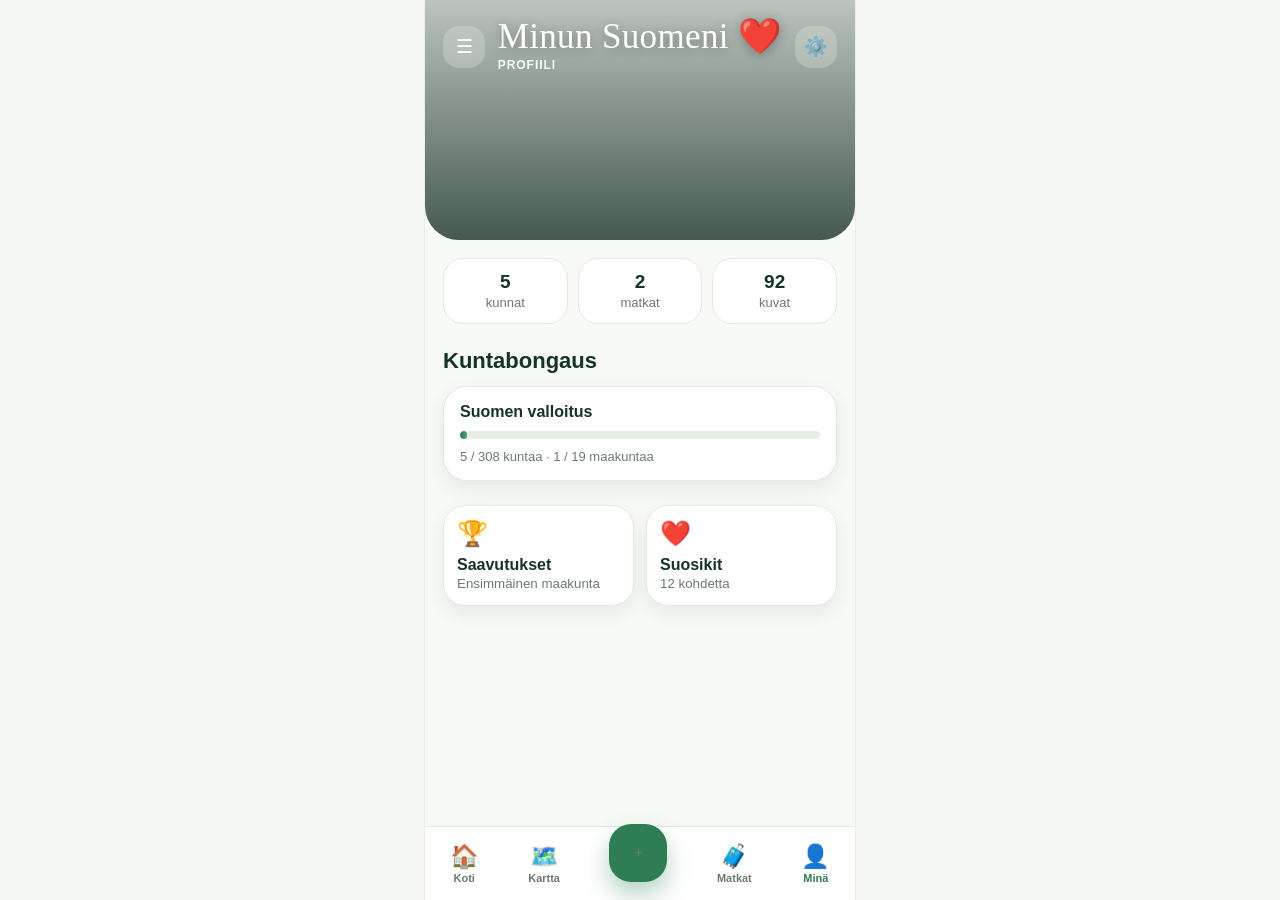
<file: profiili.html>
<!DOCTYPE html>
<html lang="fi">
<head>
  <meta charset="UTF-8">
  <meta name="viewport" content="width=device-width, initial-scale=1.0">
  <title>Profiili</title>
  <link rel="stylesheet" href="tyylit.css">
</head>
<body>
<div class="app">

<header class="hero small">
  <div class="toprow"><button class="icon-btn">☰</button><div><div class="logo-script">Minun Suomeni ❤️</div><div class="logo-sub">Profiili</div></div><button class="icon-btn">⚙️</button></div>
</header>
<main class="content">
  <section class="kpi"><div><b>5</b><span class="muted">kunnat</span></div><div><b>2</b><span class="muted">matkat</span></div><div><b>92</b><span class="muted">kuvat</span></div></section>
  <section class="section">
    <div class="section-head"><h2>Kuntabongaus</h2></div>
    <div class="card">
      <b>Suomen valloitus</b>
      <div class="progress"><i style="width:2%"></i></div>
      <div class="muted">5 / 308 kuntaa · 1 / 19 maakuntaa</div>
    </div>
  </section>
  <section class="section grid2">
    <div class="tile"><div class="emoji">🏆</div><b>Saavutukset</b><small>Ensimmäinen maakunta</small></div>
    <div class="tile"><div class="emoji">❤️</div><b>Suosikit</b><small>12 kohdetta</small></div>
  </section>
</main>

<nav class="bottomnav"><a href="index.html" class=""><span>🏠</span>Koti</a><a href="kartta.html" class=""><span>🗺️</span>Kartta</a><a href="uusi-matka.html" class="plusnav">＋</a><a href="paivakirja.html" class=""><span>🧳</span>Matkat</a><a href="profiili.html" class="active"><span>👤</span>Minä</a></nav>
</div>
<script src="data.js"></script>
<script src="sovellus.js"></script>
</body>
</html>
</file>
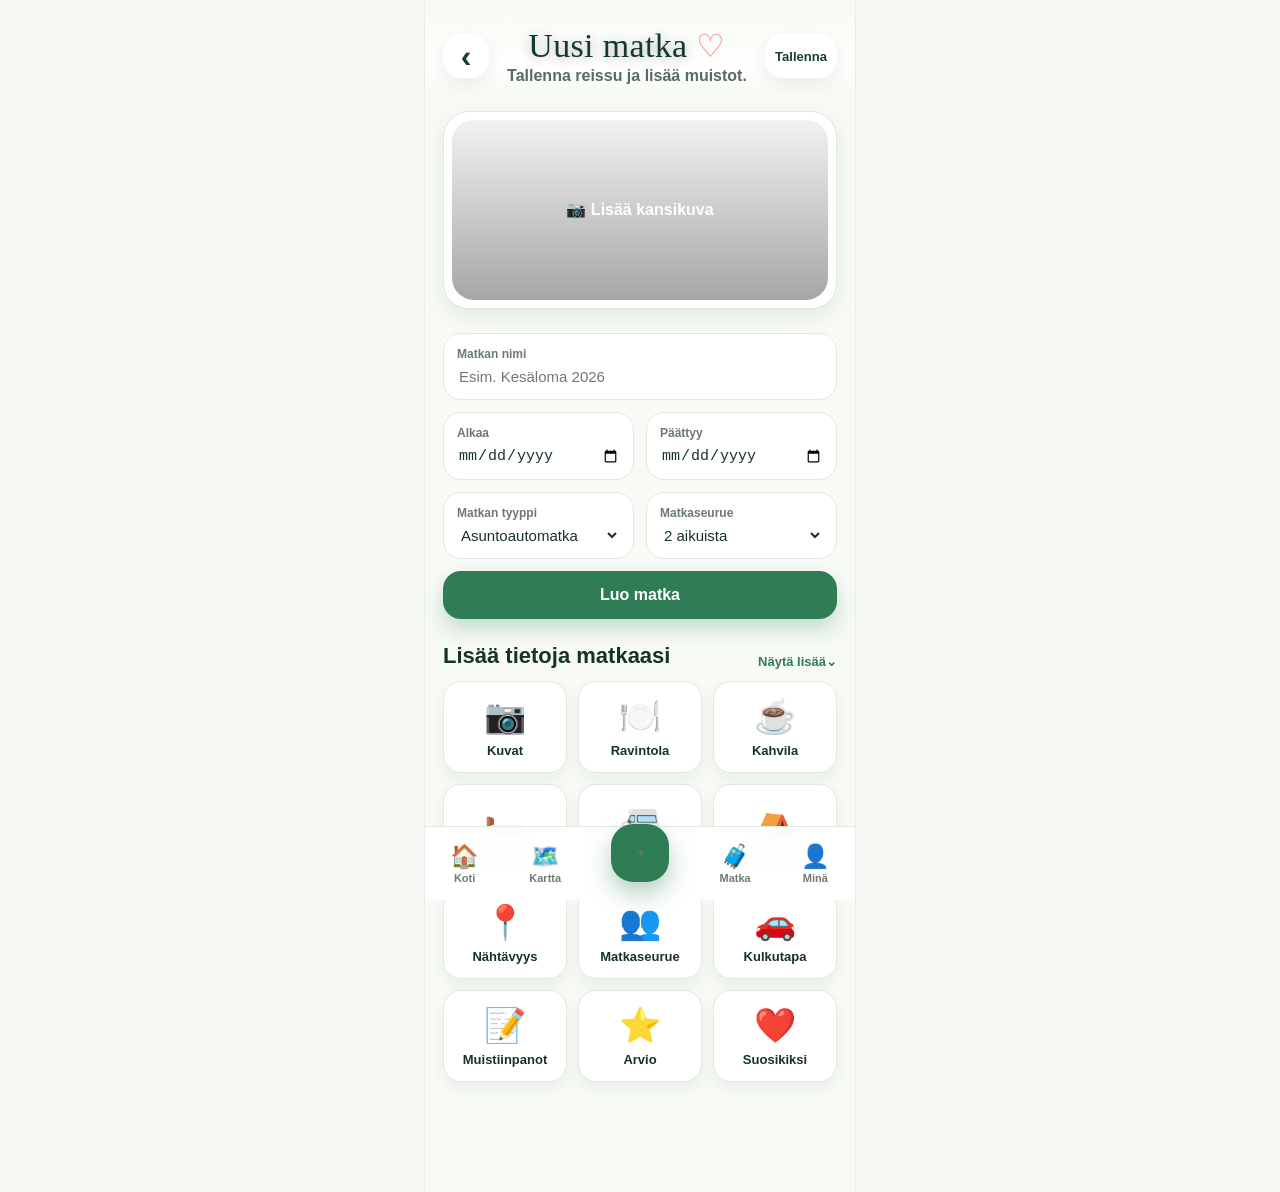
<file: uusi-matka.html>
<!DOCTYPE html>
<html lang="fi">
<head>
  <meta charset="UTF-8">
  <meta name="viewport" content="width=device-width, initial-scale=1.0">
  <title>Uusi matka</title>
  <link rel="stylesheet" href="tyylit.css">
</head>
<body>
<div class="app">
<header class="page-top soft-top">
  <button class="back" onclick="history.back()">‹</button>
  <div><div class="logo-script page-logo">Uusi matka <span class="brand-heart">♡</span></div><p>Tallenna reissu ja lisää muistot.</p></div>
  <button class="round-light">Tallenna</button>
</header>
<main class="content">
  <section class="card new-cover">
    <div class="photo" style="min-height:180px;display:grid;place-items:center;color:#fff;font-weight:900;background-image:linear-gradient(180deg,rgba(0,0,0,.05),rgba(0,0,0,.35)),url('https://images.unsplash.com/photo-1500530855697-b586d89ba3ee?auto=format&fit=crop&w=700&q=80')">📷 Lisää kansikuva</div>
  </section>
  <section class="section form">
    <div class="field"><label>Matkan nimi</label><input id="tripName" placeholder="Esim. Kesäloma 2026"></div>
    <div class="grid2"><div class="field"><label>Alkaa</label><input type="date"></div><div class="field"><label>Päättyy</label><input type="date"></div></div>
    <div class="grid2"><div class="field"><label>Matkan tyyppi</label><select><option>Asuntoautomatka</option><option>Päiväretki</option><option>Viikonloppu</option></select></div><div class="field"><label>Matkaseurue</label><select><option>2 aikuista</option><option>Perhe</option><option>Yksin</option></select></div></div>
    <button class="primary" onclick="saveTrip()">Luo matka</button>
  </section>

  <section class="section">
    <div class="section-head"><h2>Lisää tietoja matkaasi</h2><a class="more">Näytä lisää⌄</a></div>
    <div class="quick-grid quick-grid-trip">
      <a class="quick" href="#"><span>📷</span><b>Kuvat</b></a>
      <a class="quick" href="#"><span>🍽️</span><b>Ravintola</b></a>
      <a class="quick" href="#"><span>☕</span><b>Kahvila</b></a>
      <a class="quick" href="#"><span>🛏️</span><b>Yöpyminen</b></a>
      <a class="quick" href="#"><span>🚐</span><b>Matkaparkki</b></a>
      <a class="quick" href="#"><span>⛺</span><b>Leirintäalue</b></a>
      <a class="quick" href="#"><span>📍</span><b>Nähtävyys</b></a>
      <a class="quick" href="#"><span>👥</span><b>Matkaseurue</b></a>
      <a class="quick" href="#"><span>🚗</span><b>Kulkutapa</b></a>
      <a class="quick" href="#"><span>📝</span><b>Muistiinpanot</b></a>
      <a class="quick" href="#"><span>⭐</span><b>Arvio</b></a>
      <a class="quick" href="#"><span>❤️</span><b>Suosikiksi</b></a>
    </div>
  </section>
</main>
<nav class="bottomnav"><a href="index.html"><span>🏠</span>Koti</a><a href="kartta.html"><span>🗺️</span>Kartta</a><a href="uusi-matka.html" class="plusnav">＋</a><a href="paivakirja.html"><span>🧳</span>Matka</a><a href="profiili.html"><span>👤</span>Minä</a></nav>
</div><script src="data.js"></script><script src="sovellus.js"></script>
</body></html>
</file>
<file: tyylit.css>
:root{
  --green:#2f7d54;--green2:#3fa66f;--dark:#163327;--muted:#6c7a72;--bg:#f4f7f2;--card:#ffffff;
  --gold:#e8b84c;--line:#e2eadf;--shadow:0 12px 35px rgba(21,50,35,.12);
}
*{box-sizing:border-box}
body{margin:0;background:var(--bg);font-family:-apple-system,BlinkMacSystemFont,"Segoe UI",Roboto,Arial,sans-serif;color:var(--dark)}
a{text-decoration:none;color:inherit}
.app{max-width:430px;margin:0 auto;min-height:100vh;background:#f7faf5;position:relative;padding-bottom:92px;box-shadow:0 0 0 1px rgba(0,0,0,.04)}
.hero{
  min-height:330px;padding:22px 18px 24px;border-radius:0 0 34px 34px;position:relative;overflow:hidden;color:#fff;
  background:linear-gradient(180deg,rgba(10,35,25,.25),rgba(10,35,25,.75)),url('https://images.unsplash.com/photo-1500530855697-b586d89ba3ee?auto=format&fit=crop&w=900&q=80') center/cover;
}
.hero.small{min-height:240px}
.toprow{display:flex;align-items:center;justify-content:space-between;gap:10px}
.logo-script{font-family:"Brush Script MT","Segoe Script",cursive;font-size:35px;line-height:.85;text-shadow:0 2px 12px rgba(0,0,0,.3)}
.logo-script span{font-family:inherit;font-size:32px}
.logo-sub{font-size:12px;font-weight:700;letter-spacing:.08em;text-transform:uppercase;margin-top:6px;opacity:.95}
.icon-btn{width:42px;height:42px;border:0;border-radius:16px;background:rgba(255,255,255,.22);color:#fff;font-size:19px;backdrop-filter:blur(10px)}
.hero-title{margin-top:34px}
.hero h1{font-size:34px;line-height:1.02;margin:8px 0 8px}
.hero p{margin:0;color:rgba(255,255,255,.92);font-size:15px}
.search{display:flex;align-items:center;gap:10px;background:#fff;color:#263b31;border-radius:22px;margin-top:22px;padding:14px 16px;box-shadow:var(--shadow)}
.search input{border:0;outline:0;width:100%;font-size:14px;background:transparent}
.content{padding:18px}
.actions{display:grid;grid-template-columns:1fr 1fr;gap:12px;margin-top:-32px;position:relative;z-index:2}
.action-card{background:var(--card);border-radius:24px;padding:18px;box-shadow:var(--shadow);min-height:104px;border:1px solid rgba(255,255,255,.75)}
.action-card b{display:block;font-size:18px;margin-bottom:7px}.action-card small{color:var(--muted);line-height:1.25}
.action-ico{font-size:28px;margin-bottom:10px}
.section{margin-top:24px}
.section-head{display:flex;justify-content:space-between;align-items:end;margin-bottom:12px}
.section h2{font-size:22px;margin:0}.section a.more{color:var(--green);font-weight:800;font-size:13px}
.card{background:#fff;border-radius:24px;padding:16px;box-shadow:0 8px 22px rgba(21,50,35,.08);border:1px solid var(--line)}
.trip-card{display:grid;grid-template-columns:98px 1fr;gap:14px;align-items:stretch}
.photo{border-radius:18px;background:linear-gradient(135deg,#9ec6a7,#dce8d2);overflow:hidden;min-height:98px;background-size:cover;background-position:center}
.badge{display:inline-flex;align-items:center;gap:5px;background:#eaf5ef;color:var(--green);padding:6px 9px;border-radius:999px;font-size:12px;font-weight:800}
.muted{color:var(--muted);font-size:13px}.progress{height:8px;background:#e7eee5;border-radius:99px;overflow:hidden;margin:10px 0}
.progress i{display:block;height:100%;background:linear-gradient(90deg,var(--green),var(--green2));border-radius:99px}
.grid2{display:grid;grid-template-columns:1fr 1fr;gap:12px}
.tile{background:#fff;border-radius:22px;padding:13px;min-height:96px;box-shadow:0 8px 18px rgba(21,50,35,.07);border:1px solid var(--line)}
.tile .emoji{font-size:25px}.tile b{display:block;margin-top:8px}.tile small{color:var(--muted)}
.img-tile{min-height:112px;color:#fff;display:flex;align-items:flex-end;position:relative;overflow:hidden;background-size:cover;background-position:center}
.img-tile:before{content:"";position:absolute;inset:0;background:linear-gradient(180deg,transparent,rgba(0,0,0,.58))}
.img-tile > div{position:relative;z-index:1}
.list{display:grid;gap:12px}.row{display:flex;gap:12px;align-items:center}.row .round{width:48px;height:48px;border-radius:17px;background:#eaf5ef;display:grid;place-items:center;font-size:23px}
.kpi{display:grid;grid-template-columns:repeat(3,1fr);gap:10px}.kpi div{background:#fff;border-radius:20px;padding:12px;text-align:center;border:1px solid var(--line)}.kpi b{font-size:19px;display:block}
.tabs{display:flex;gap:8px;overflow:auto;padding-bottom:4px}.tab{border:1px solid var(--line);background:#fff;border-radius:999px;padding:9px 12px;font-weight:800;color:var(--green);white-space:nowrap}.tab.active{background:var(--green);color:#fff}
.mapbox{background:#fff;border-radius:30px;padding:16px;box-shadow:var(--shadow);border:1px solid var(--line)}
.finmap{width:100%;height:420px;background:linear-gradient(#eaf5ef,#f8fbf6);border-radius:24px;position:relative;overflow:hidden}
.finland-shape{position:absolute;inset:20px 64px 22px 62px;background:#e1eadf;clip-path:polygon(48% 0,63% 5%,67% 16%,61% 24%,71% 35%,63% 45%,70% 55%,57% 64%,62% 76%,48% 83%,45% 96%,33% 100%,25% 88%,31% 77%,22% 67%,29% 56%,20% 47%,28% 37%,20% 25%,33% 19%,36% 8%);border:2px solid #c6d5c8}
.marker{position:absolute;transform:translate(-50%,-50%);background:#fff;border:2px solid var(--green);color:var(--green);font-weight:900;border-radius:999px;padding:7px 9px;font-size:11px;box-shadow:0 4px 12px rgba(0,0,0,.12)}
.marker.done{background:var(--green);color:#fff}.marker.gold{background:var(--gold);border-color:#d09d23;color:#fff}
.form{display:grid;gap:12px}.field{background:#fff;border:1px solid var(--line);border-radius:18px;padding:13px}.field label{display:block;font-size:12px;color:var(--muted);font-weight:800;margin-bottom:6px}.field input,.field textarea,.field select{border:0;outline:0;width:100%;font-size:15px;background:transparent;color:var(--dark)}
.primary{border:0;background:var(--green);color:#fff;font-weight:900;border-radius:18px;padding:15px;font-size:16px;box-shadow:0 10px 20px rgba(47,125,84,.25)}
.bottomnav{position:fixed;left:50%;transform:translateX(-50%);bottom:0;width:min(430px,100%);height:74px;background:rgba(255,255,255,.94);display:flex;justify-content:space-around;align-items:center;border-top:1px solid var(--line);backdrop-filter:blur(16px);z-index:10}
.bottomnav a{font-size:11px;color:#6d7b72;text-align:center;font-weight:800}.bottomnav a span{display:block;font-size:23px;margin-bottom:2px}.bottomnav .active{color:var(--green)}
.plusnav{width:58px;height:58px;background:var(--green);color:white;border-radius:22px;margin-top:-22px;display:grid;place-items:center;font-size:31px;box-shadow:0 12px 25px rgba(47,125,84,.35)}
@media(max-width:390px){.hero h1{font-size:30px}.logo-script{font-size:31px}.content{padding:14px}.actions{gap:10px}.action-card{padding:15px}.finmap{height:390px}}

/* v27 – sovellusmainen etusivu omien suunnitelmakuvien pohjalta */
.home-hero{
  min-height:430px;
  padding:22px 18px 34px;
  border-radius:0 0 34px 34px;
  position:relative;
  overflow:hidden;
  color:#fff;
  background:
    linear-gradient(180deg,rgba(6,29,23,.08) 0%,rgba(6,29,23,.16) 42%,rgba(6,29,23,.72) 100%),
    url('https://images.unsplash.com/photo-1500530855697-b586d89ba3ee?auto=format&fit=crop&w=1000&q=85') center/cover;
}
.home-hero:after{
  content:"";position:absolute;right:-40px;bottom:70px;width:210px;height:120px;
  background:rgba(255,255,255,.16);border-radius:80px;filter:blur(18px)
}
.floating-top{position:relative;z-index:2}.brand-block{position:relative;z-index:2;text-align:center;margin-top:54px;text-shadow:0 3px 18px rgba(0,0,0,.35)}
.logo-script.huge{font-size:66px;line-height:.78;color:#fff}.logo-sub.big{font-size:22px;letter-spacing:.42em;margin-left:.42em}.brand-block p{font-size:18px;font-weight:700;margin:14px 0 0;color:rgba(255,255,255,.96)}
.hero-search{position:absolute;z-index:4;left:18px;right:18px;bottom:42px;margin:0;border-radius:28px;padding:17px 18px}.hero-search input{font-size:16px}
.home-content{padding-top:0}.actions.raised{margin-top:-24px}.main-action{display:grid;grid-template-columns:52px 1fr 18px;align-items:center;gap:12px;min-height:98px;padding:15px}.main-action b{font-size:18px}.main-action small{display:block}.chev{font-size:32px;color:var(--green);font-weight:300}.fin-ico{font-size:35px}.plus-ico{width:48px;height:48px;background:#238d84;color:#fff;border-radius:50%;display:grid;place-items:center;font-size:34px;font-weight:300}
.continue-card{display:grid;grid-template-columns:42% 1fr;background:#fff;border-radius:22px;overflow:hidden;box-shadow:0 10px 26px rgba(21,50,35,.10);border:1px solid var(--line)}
.continue-img{min-height:126px;background-size:cover;background-position:center}.continue-info{padding:17px 16px}.continue-info h3{margin:4px 0;font-size:24px}.continue-info p{margin:0 0 9px;color:#53665c;font-weight:600}.progress-row{display:grid;grid-template-columns:1fr 42px;gap:10px;align-items:center}.progress-row b{color:#27856c;text-align:right}
.quick-grid{display:grid;grid-template-columns:repeat(4,1fr);gap:11px}.quick{background:#fff;border:1px solid var(--line);border-radius:18px;min-height:92px;display:flex;flex-direction:column;align-items:center;justify-content:center;gap:8px;box-shadow:0 7px 16px rgba(21,50,35,.055);font-size:12px;text-align:center}.quick span{font-size:34px}.quick b{font-size:13px;line-height:1.1}
.h-scroll{display:flex;gap:12px;overflow:auto;padding-bottom:8px;scroll-snap-type:x mandatory}.h-scroll::-webkit-scrollbar{display:none}.fav-card{scroll-snap-align:start;flex:0 0 122px;height:150px;border-radius:21px;padding:12px;color:#fff;background-size:cover;background-position:center;position:relative;display:flex;flex-direction:column;justify-content:flex-end;overflow:hidden;box-shadow:0 10px 22px rgba(21,50,35,.12)}.fav-card:before{content:"";position:absolute;inset:0;background:linear-gradient(180deg,rgba(0,0,0,.05),rgba(0,0,0,.68))}.fav-card>*{position:relative;z-index:1}.fav-card span{position:absolute;right:10px;top:9px;background:#fff;border-radius:50%;width:30px;height:30px;display:grid;place-items:center}.fav-card b{font-size:18px}.fav-card small{font-size:13px;color:#fff}
.tip-grid{display:grid;grid-template-columns:repeat(4,1fr);gap:11px}.tip{min-height:132px;border-radius:20px;padding:13px 10px;display:flex;flex-direction:column;justify-content:center;gap:7px;box-shadow:0 8px 18px rgba(21,50,35,.06);border:1px solid rgba(255,255,255,.7)}.tip span{font-size:31px}.tip b{font-size:14px;line-height:1.1}.tip small{font-size:12px;color:#58695f}.tip.green{background:#e8f5ee}.tip.blue{background:#eaf4fb}.tip.purple{background:#f0eaf8}.tip.orange{background:#fff1df}
@media(max-width:390px){.logo-script.huge{font-size:55px}.logo-sub.big{font-size:18px}.quick-grid{gap:8px}.quick{min-height:84px}.quick span{font-size:29px}.tip-grid{grid-template-columns:repeat(2,1fr)}.tip{min-height:96px}.main-action{grid-template-columns:42px 1fr 14px}.continue-info h3{font-size:20px}}
.city-hero{min-height:340px;padding:22px 18px 28px;border-radius:0 0 32px 32px;position:relative;overflow:hidden;color:#fff;background-size:cover;background-position:center}.city-title{position:absolute;left:24px;right:20px;bottom:34px;text-shadow:0 3px 16px rgba(0,0,0,.4)}.city-title h1{font-size:56px;margin:0 0 4px;line-height:.95}.city-title p{font-size:18px;font-weight:700;margin:0;max-width:340px}.city-crest{width:62px;height:62px;border-radius:16px;background:#1f7a4a;display:grid;place-items:center;font-size:33px;border:2px solid rgba(255,255,255,.9);margin-bottom:12px}.city-note{margin-top:-36px;position:relative;z-index:2;background:#fff;border-radius:22px;padding:14px;display:grid;grid-template-columns:54px 1fr;gap:12px;align-items:center;box-shadow:var(--shadow);border:1px solid var(--line)}.city-note p{margin:0;font-weight:650;line-height:1.35}.place-card{flex:0 0 150px;height:145px;border-radius:17px;background-size:cover;background-position:center;position:relative;overflow:hidden;padding:10px;display:flex;flex-direction:column;justify-content:flex-end;box-shadow:0 8px 18px rgba(21,50,35,.1)}.place-card:before{content:"";position:absolute;inset:0;background:linear-gradient(180deg,rgba(0,0,0,.05),rgba(255,255,255,.94) 63%)}.place-card>*{position:relative;z-index:1}.place-card span{position:absolute;top:8px;right:8px;color:#fff;font-size:24px}.place-card small{color:#27856c;font-weight:700}.memory-row{display:flex;gap:10px;overflow:auto;padding-bottom:6px}.memory{flex:0 0 135px;height:95px;border-radius:17px;background-size:cover;background-position:center;display:flex;align-items:flex-end;padding:8px;position:relative;overflow:hidden;color:#173327}.memory:before{content:"";position:absolute;inset:0;background:linear-gradient(180deg,transparent,rgba(255,255,255,.88))}.memory b{position:relative;background:#fff;border-radius:999px;padding:5px 9px;font-size:12px}.add-memory{flex:0 0 86px;border:2px dashed #d5ded4;border-radius:17px;display:grid;place-items:center;text-align:center;color:var(--green);font-size:32px;background:#fff}.add-memory span{font-size:13px;color:#274036}

/* v28 – Matkaile Suomessa: yhtenäinen sovellusmainen tavoiteilme */
@import url('https://fonts.googleapis.com/css2?family=Pacifico&display=swap');
.logo-script{font-family:'Pacifico','Brush Script MT','Segoe Script',cursive;font-weight:400;letter-spacing:.01em}
.brand-heart{color:#ff7b86;font-family:inherit;font-weight:400;text-shadow:none}
.clean-home.home-hero{
  min-height:430px;
  background:
    linear-gradient(180deg,rgba(7,32,28,.18) 0%,rgba(7,32,28,.10) 34%,rgba(7,32,28,.62) 100%),
    url('https://images.unsplash.com/photo-1500534314209-a25ddb2bd429?auto=format&fit=crop&w=1100&q=85') center/cover;
}
.clean-home .brand-block{margin-top:48px}.clean-home .logo-script.huge{font-size:61px;color:#fff}.clean-home .logo-sub.big{font-size:21px;letter-spacing:.38em}.brand-block p span{border-bottom:4px solid #5ebc78;padding-bottom:2px}
.hero-rv{position:absolute;right:30px;bottom:92px;font-size:72px;z-index:3;filter:drop-shadow(0 12px 12px rgba(0,0,0,.25));transform:rotate(-2deg)}
.home-content:before{content:"";display:block;height:18px;background:#f7faf5;border-radius:42px 42px 0 0;margin:-18px -18px 0;position:relative;z-index:1}.home-content .actions{z-index:3}
.action-card:first-child{background:#fff}.action-card:nth-child(2){background:#f4fbef}.main-action:hover,.quick:hover,.tip:hover,.trip-wide:hover{transform:translateY(-1px)}
.quick-grid-trip{grid-template-columns:repeat(3,1fr)}
.page-top{padding:18px 18px 8px;display:grid;grid-template-columns:46px 1fr 72px;gap:10px;align-items:center;background:linear-gradient(180deg,#f6faf2,#fff 70%,transparent)}
.page-logo{font-size:34px;color:#123a32;line-height:1.05;text-align:center}.page-top p{margin:3px 0 0;text-align:center;color:#5a6b63;font-weight:600}.back,.round-light{border:0;background:#fff;border-radius:18px;min-height:44px;box-shadow:0 6px 18px rgba(21,50,35,.08);font-weight:900;color:#17402f}.back{font-size:32px;line-height:1}.round-light{font-size:13px}.soft-top{padding-top:28px}.trips-top{background:linear-gradient(180deg,#f7faf5,#fff)}
.new-cover{padding:8px;border-radius:26px}.new-cover .photo{border-radius:22px}.filter-pill{border:0;background:#238d84;color:#fff;border-radius:999px;padding:10px 12px;font-weight:800;white-space:nowrap}.trip-list-v28{display:grid;gap:12px}.trip-wide{position:relative;display:grid;grid-template-columns:42% 1fr;background:#fff;border:1px solid var(--line);border-radius:18px;overflow:hidden;box-shadow:0 8px 24px rgba(21,50,35,.08);min-height:142px}.trip-img{background-size:cover;background-position:center;min-height:142px;position:relative}.trip-img span{position:absolute;left:10px;top:10px;background:rgba(31,122,74,.92);color:#fff;border-radius:999px;padding:6px 9px;font-size:12px;font-weight:800}.trip-body{padding:14px 16px}.trip-body b{font-size:20px;color:#14504c}.trip-body p{margin:6px 0;color:#5d6864}.trip-body small{color:#3c4844}.chip-row{display:flex;gap:8px;flex-wrap:wrap;margin-top:10px}.chip-row i{font-style:normal;background:#f3f5f2;border-radius:999px;padding:7px 9px;font-size:12px;color:#48554f}.trip-wide .progress{margin:0}.trip-wide .progress em{display:block;height:100%;background:linear-gradient(90deg,var(--green),var(--green2));border-radius:99px}.trip-wide .progress-row{margin-top:11px}.dots{position:absolute;right:10px;top:8px;font-size:24px;color:#1b2e28}.floating-add{position:fixed;right:calc(50% - 202px);bottom:92px;z-index:11;width:72px;height:72px;background:#238d84;color:#fff;border-radius:50%;display:grid;place-items:center;font-size:45px;box-shadow:0 14px 25px rgba(35,141,132,.35)}.floating-add small{position:absolute;top:76px;color:#244139;font-size:12px;font-weight:800;white-space:nowrap}
@media(max-width:390px){.clean-home .logo-script.huge{font-size:54px}.clean-home .logo-sub.big{font-size:18px}.hero-rv{font-size:56px;right:28px;bottom:100px}.quick-grid-trip{grid-template-columns:repeat(3,1fr)}.trip-wide{grid-template-columns:40% 1fr}.trip-body b{font-size:17px}.floating-add{right:18px}}


/* v30 – etusivu takaisin mallin suuntaan, kartta ja muistot */
.purpose-line{font-size:14px!important;max-width:330px;margin:8px auto 0!important;line-height:1.35;color:rgba(255,255,255,.94)!important;text-shadow:0 2px 10px rgba(0,0,0,.25)}
.home-hero.clean-home{transition:background-image .6s ease;background-position:center;background-size:cover}
.tile{display:block;color:inherit}.tile:active,.action-card:active,.tip:active{transform:scale(.985)}
.map-hero{background:linear-gradient(180deg,rgba(10,35,25,.20),rgba(10,35,25,.78)),url('https://images.unsplash.com/photo-1500534314209-a25ddb2bd429?auto=format&fit=crop&w=900&q=80') center/cover}
.improved-map{height:470px;background:linear-gradient(180deg,#e6f2ea,#f8fbf6)}
.improved-map .finland-shape{inset:20px 72px 22px 58px;background:linear-gradient(180deg,#dfece0,#d3e3d4);box-shadow:inset 0 0 0 2px #c0d2c3}
.region{position:absolute;z-index:2;display:block;transform:translate(-50%,-50%);padding:6px 8px;border-radius:999px;background:#fff;border:1px solid #cfe0d2;color:#28513d;font-size:10px;font-weight:900;box-shadow:0 5px 14px rgba(0,0,0,.10);white-space:nowrap}.region.done{background:var(--green);color:#fff;border-color:var(--green)}
.r-lappi{left:50%;top:13%}.r-pohjois-pohjanmaa{left:46%;top:31%}.r-kainuu{left:60%;top:42%}.r-keski-suomi{left:45%;top:57%}.r-pirkanmaa{left:38%;top:69%}.r-paijat{left:52%;top:72%}.r-uusimaa{left:45%;top:84%}.r-varsinais{left:31%;top:82%}.r-ahvenanmaa{left:18%;top:89%}
.map-note{margin:12px 4px 0;line-height:1.35}.compact-list .row{position:relative;padding-right:42px}.row-chev{position:absolute;right:16px;font-size:28px;color:var(--green);font-weight:300}.done-dot{background:var(--green)!important;color:#fff!important}.memory-panel{display:grid;gap:13px}.memory-summary{display:flex;justify-content:space-between;align-items:center;font-size:18px}.memory-summary span{color:#d69b1f;letter-spacing:2px}.memory-fields{display:grid;grid-template-columns:1fr 1fr;gap:10px}.memory-fields div{background:#f7faf5;border:1px solid var(--line);border-radius:16px;padding:11px}.memory-fields small{display:block;color:var(--muted);font-weight:800;margin-bottom:5px}.memory-fields b{font-size:14px;color:#244139}
@media(max-width:390px){.purpose-line{font-size:13px!important}.region{font-size:9px;padding:5px 7px}.memory-fields{grid-template-columns:1fr}.improved-map{height:430px}}

/* v34 – oikeampi Suomen muotoinen maakuntakartta ja nykyisten sivujen täydentäminen */
.finland-card{overflow:hidden}.top-note{margin:0 0 12px}.finland-svg-wrap{background:linear-gradient(180deg,#e7f4ec,#f9fbf7);border-radius:26px;border:1px solid #dce8dc;padding:8px;box-shadow:inset 0 0 0 1px rgba(255,255,255,.7)}
.finland-svg{display:block;width:100%;height:auto;max-height:620px;margin:0 auto}.map-shadow .province{fill:#dce9dc;stroke:#b9cdbb;stroke-width:2}.province{fill:#edf4ed;stroke:#bdd0bf;stroke-width:2;transition:.18s ease;cursor:pointer}.province:hover{fill:#d7eadc;transform:translateY(-1px)}.province.visited{fill:#2f7d54;stroke:#1f6b43}.province.lapland{fill:#e4efe5}.map-labels text{font-size:11px;font-weight:800;fill:#30513f;text-anchor:middle;pointer-events:none}.map-labels .visited-label{fill:#fff}.legend{display:flex;gap:14px;flex-wrap:wrap;margin:12px 4px 0;color:var(--muted);font-size:13px}.legend span{display:flex;gap:7px;align-items:center}.legend i{display:inline-block;width:16px;height:16px;border-radius:5px;background:#edf4ed;border:1px solid #bdd0bf}.legend .visited-box{background:var(--green);border-color:var(--green)}.region-list{margin-top:4px}
.region-map-card{background:#fff;border-radius:28px;padding:16px;border:1px solid var(--line);box-shadow:0 8px 22px rgba(21,50,35,.08)}.paijat-map{position:relative;height:300px;border-radius:24px;background:linear-gradient(180deg,#e7f4ec,#f8fbf6);overflow:hidden;border:1px solid #d8e7da}.paijat-shape{position:absolute;inset:26px 44px 28px 42px;background:#e2eddf;border:2px solid #bfd2c1;clip-path:polygon(30% 5%,58% 0,78% 12%,86% 38%,73% 58%,82% 78%,57% 94%,36% 86%,22% 96%,12% 70%,20% 48%,10% 26%)}.muni{position:absolute;z-index:3;transform:translate(-50%,-50%);border:1px solid #cfe0d2;background:#fff;color:#28513d;border-radius:999px;padding:7px 9px;font-size:11px;font-weight:900;box-shadow:0 5px 14px rgba(0,0,0,.10);white-space:nowrap}.muni.done{background:var(--green);border-color:var(--green);color:#fff}.muni.asikkala{left:49%;top:45%}.muni.lahti{left:47%;top:67%}.muni.heinola{left:64%;top:25%}.muni.hollola{left:34%;top:64%}.muni.padasjoki{left:38%;top:25%}.muni.sysma{left:59%;top:12%}.muni.orimattila{left:60%;top:82%}.muni.karkola{left:28%;top:78%}.muni.hartola{left:72%;top:11%}
.city-actions{display:grid;grid-template-columns:repeat(3,1fr);gap:10px}.pill-action{background:#fff;border:1px solid var(--line);border-radius:18px;padding:12px 8px;text-align:center;font-weight:900;box-shadow:0 6px 16px rgba(21,50,35,.06)}.pill-action span{display:block;font-size:22px;margin-bottom:4px}.section-intro{margin:-4px 0 12px;line-height:1.35}.detail-list{display:grid;gap:10px}.detail-item{background:#fff;border:1px solid var(--line);border-radius:18px;padding:13px;display:grid;grid-template-columns:38px 1fr;gap:10px;align-items:start}.detail-item .ico{width:38px;height:38px;border-radius:14px;background:#eaf5ef;display:grid;place-items:center;font-size:20px}.detail-item b{display:block}.detail-item p{margin:3px 0 0;color:var(--muted);font-size:13px;line-height:1.35}.memory-panel textarea{width:100%;min-height:86px;border:1px solid var(--line);border-radius:16px;padding:12px;font:inherit;resize:vertical;background:#fff}.save-memory{border:0;border-radius:16px;background:var(--green);color:#fff;font-weight:900;padding:13px 16px}.city-hero.lahti-hero{background-position:center;background-size:cover}.city-hero.asikkala-hero{background-position:center;background-size:cover}
@media(max-width:390px){.map-labels text{font-size:9.5px}.finland-svg-wrap{padding:4px}.paijat-map{height:270px}.muni{font-size:10px;padding:6px 7px}.city-actions{grid-template-columns:repeat(2,1fr)}}

/* v35 – Suomen kartta oikean Suomen muotoisena siluettina */
.real-finland{padding:6px 0 2px}.real-map{max-height:700px}.finland-base{fill:#f6fbf7;stroke:#c2d6c6;stroke-width:1}.finland-outline{fill:none;stroke:#6c9175;stroke-width:3.5;stroke-linejoin:round}.maakunnat .province{stroke:#ffffff;stroke-width:2.8;stroke-linejoin:round}.maakunnat .province:hover,.aland .province:hover{filter:brightness(.98);stroke:#2f7d54;stroke-width:3.4}.real-labels text{font-size:12px}.province:focus{outline:none}.province.visited{fill:#2f7d54!important;stroke:#ffffff}.lapland{fill:#e4efe5}.aland .province{fill:#edf4ed;stroke:#bdd0bf;stroke-width:2;transition:.18s ease;cursor:pointer}.finland-svg-wrap.real-finland{background:linear-gradient(180deg,#eef7f1,#fbfdfb);border-radius:26px;border:1px solid #d8e8dc;box-shadow:inset 0 0 0 1px rgba(255,255,255,.7)}
@media(max-width:390px){.real-map{max-height:660px}.real-labels text{font-size:10.5px}.finland-outline{stroke-width:3}.maakunnat .province{stroke-width:2.3}}
</file>
